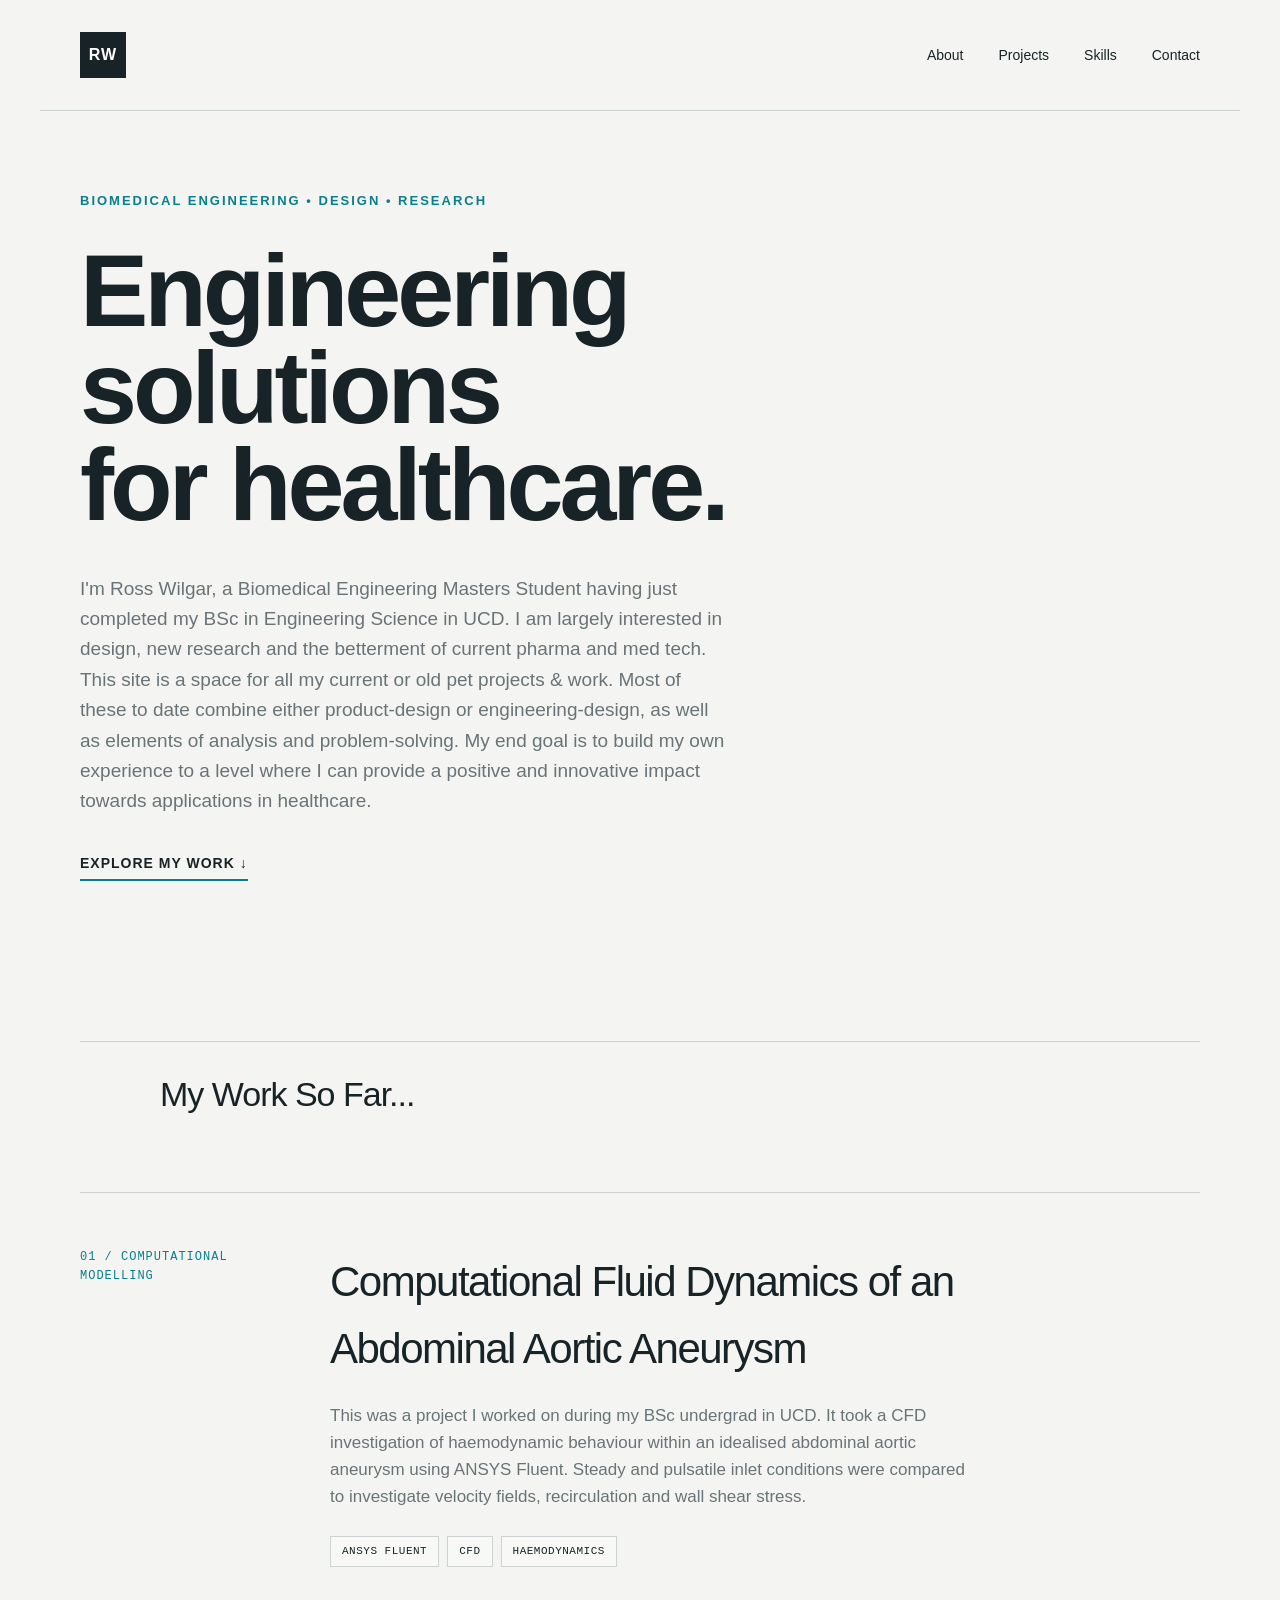
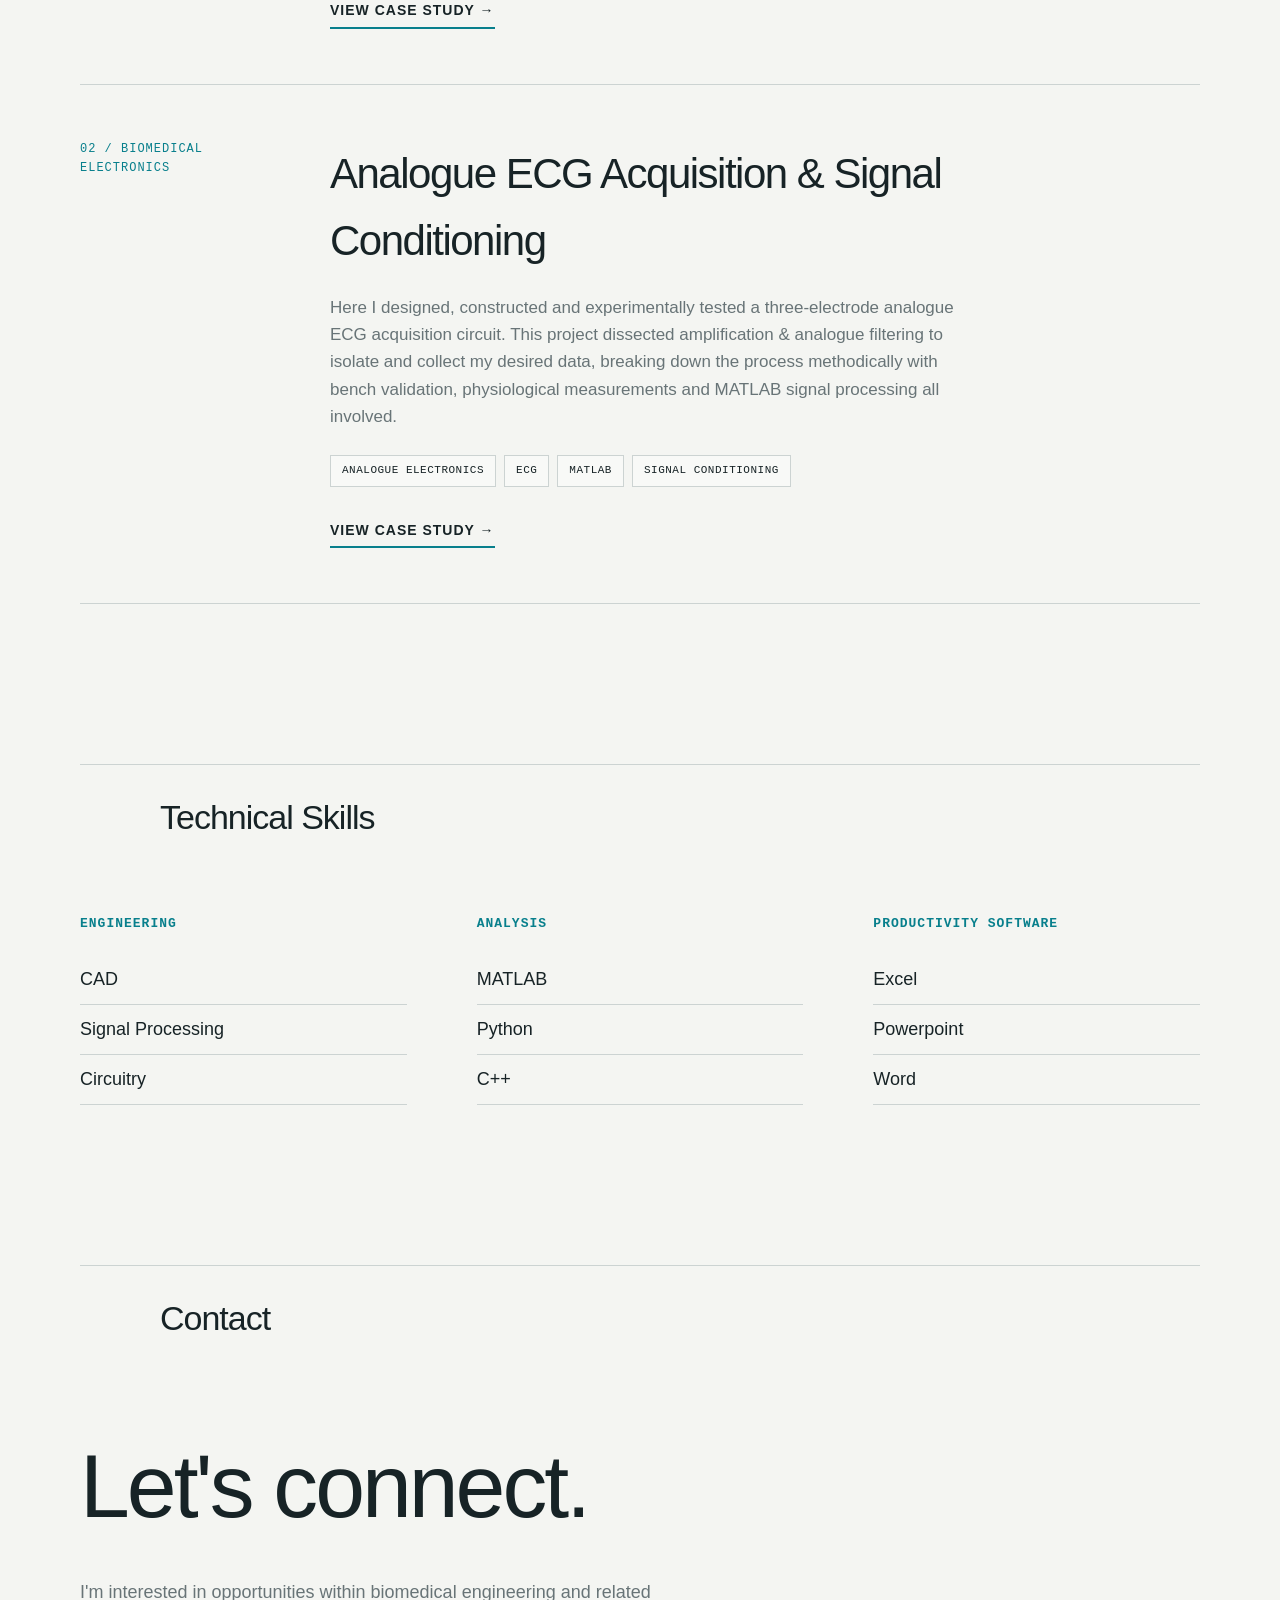
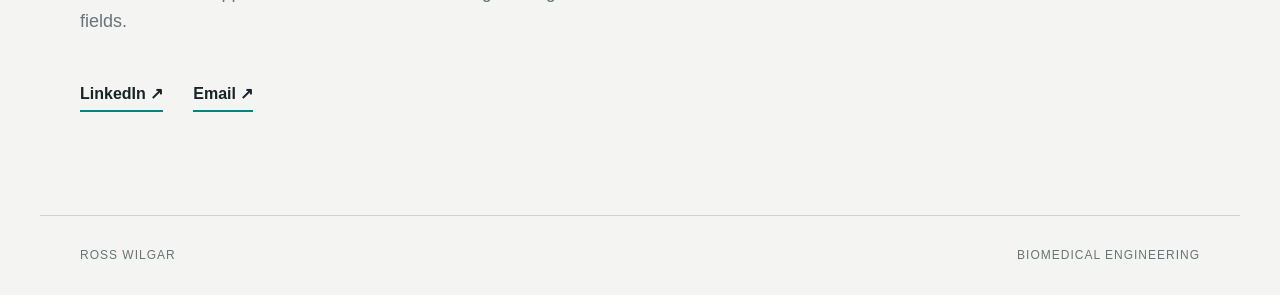
<file: index.html>
<!DOCTYPE html>
<html lang="en">

<head>
    <meta charset="UTF-8">
    <meta name="viewport" content="width=device-width, initial-scale=1.0">

    <title>Ross Wilgar | Biomedical Engineering</title>

    <link rel="stylesheet" href="style.css">
</head>

<body>

<header>
    <a class="logo" href="#">RW</a>

    <nav>
        <a href="#about">About</a>
        <a href="#projects">Projects</a>
        <a href="#skills">Skills</a>
        <a href="#contact">Contact</a>
    </nav>
</header>


<main>

    <!-- INTRODUCTION -->

    <section class="hero" id="about">

        <p class="eyebrow">
            Biomedical Engineering • Design • Research
        </p>

        <h1>
            Engineering solutions<br>
            for healthcare.
        </h1>

        <p class="hero-description">
            I'm Ross Wilgar, a Biomedical Engineering Masters Student having just completed my BSc in Engineering Science in UCD. I am largely
            interested in design, new research and the betterment of current pharma and med tech. 
            This site is a space for all my current or old pet projects & work. Most of these to date combine either product-design or engineering-design, as well as elements of
            analysis and problem-solving. My end goal is to build my own experience to a level where I can provide a positive and innovative impact towards 
            applications in healthcare.
        </p>

        <a class="text-link" href="#projects">
            Explore my work ↓
        </a>

    </section>


    <!-- PROJECTS -->

    <section id="projects">

        <div class="section-heading">
            <p></p>
            <h2>My Work So Far...</h2>
        </div>


        <article class="project">

            <div class="project-number">
                01 / COMPUTATIONAL MODELLING
            </div>

            <div class="project-content">

                <h3>Computational Fluid Dynamics of an
            Abdominal Aortic Aneurysm</h3>

                <p>
                    This was a project I worked on during my BSc undergrad in UCD. It took a CFD investigation of haemodynamic behaviour within an
            idealised abdominal aortic aneurysm using ANSYS Fluent.
            Steady and pulsatile inlet conditions were compared to
            investigate velocity fields, recirculation and wall shear stress.
                </p>

                <div class="tags">
                    <span>ANSYS Fluent</span>
            <span>CFD</span>
            <span>Haemodynamics</span>
                </div>

                <a href="projects/aaa-cfd.html" class="text-link">
                    View case study →
                </a>

            </div>

        </article>


        
<article class="project">

    <div class="project-number">
        02 / BIOMEDICAL ELECTRONICS
    </div>

    <div class="project-content">

        <h3>Analogue ECG Acquisition &amp; Signal Conditioning</h3>

        <p>
            Here I designed, constructed and experimentally tested a
            three-electrode analogue ECG acquisition circuit. 
            This project dissected amplification & analogue
            filtering to isolate and collect my desired data, 
            breaking down the process methodically with bench validation, physiological
            measurements and MATLAB signal processing all involved. 
        </p>

        <div class="tags">
            <span>ANALOGUE ELECTRONICS</span>
            <span>ECG</span>
            <span>MATLAB</span>
            <span>SIGNAL CONDITIONING</span>
        </div>

        <a href="projects/ecg-circuit.html" class="text-link">
            VIEW CASE STUDY →
        </a>

    </div>

</article>


    </section>


    <!-- SKILLS -->

    <section id="skills">

        <div class="section-heading">
            <p></p>
            <h2>Technical Skills</h2>
        </div>

        <div class="skills-grid">

            <div>
                <h3>Engineering</h3>
                <p>CAD</p>
                <p>Signal Processing</p>
                <p>Circuitry</p>
            </div>

            <div>
                <h3>Analysis</h3>
                <p>MATLAB</p>
                <p>Python</p>
                <p>C++</p>
            </div>

                        <div>
                <h3>Productivity Software</h3>
                <p>Excel</p>
                <p>Powerpoint</p>
                <p>Word</p>
            </div>
           

        </div>

    </section>


    <!-- CONTACT -->

    <section id="contact">

        <div class="section-heading">
            <p></p>
            <h2>Contact</h2>
        </div>

        <h2 class="contact-heading">
            Let's connect.
        </h2>

        <p>
            I'm interested in opportunities within biomedical engineering
            and related fields.
        </p>

        <div class="contact-links">
            <a href="#">LinkedIn ↗</a>
            <a href="#">Email ↗</a>
        </div>

    </section>

</main>


<footer>
    <p>Ross Wilgar</p>
    <p>Biomedical Engineering</p>
</footer>

</body>
</html>
</file>
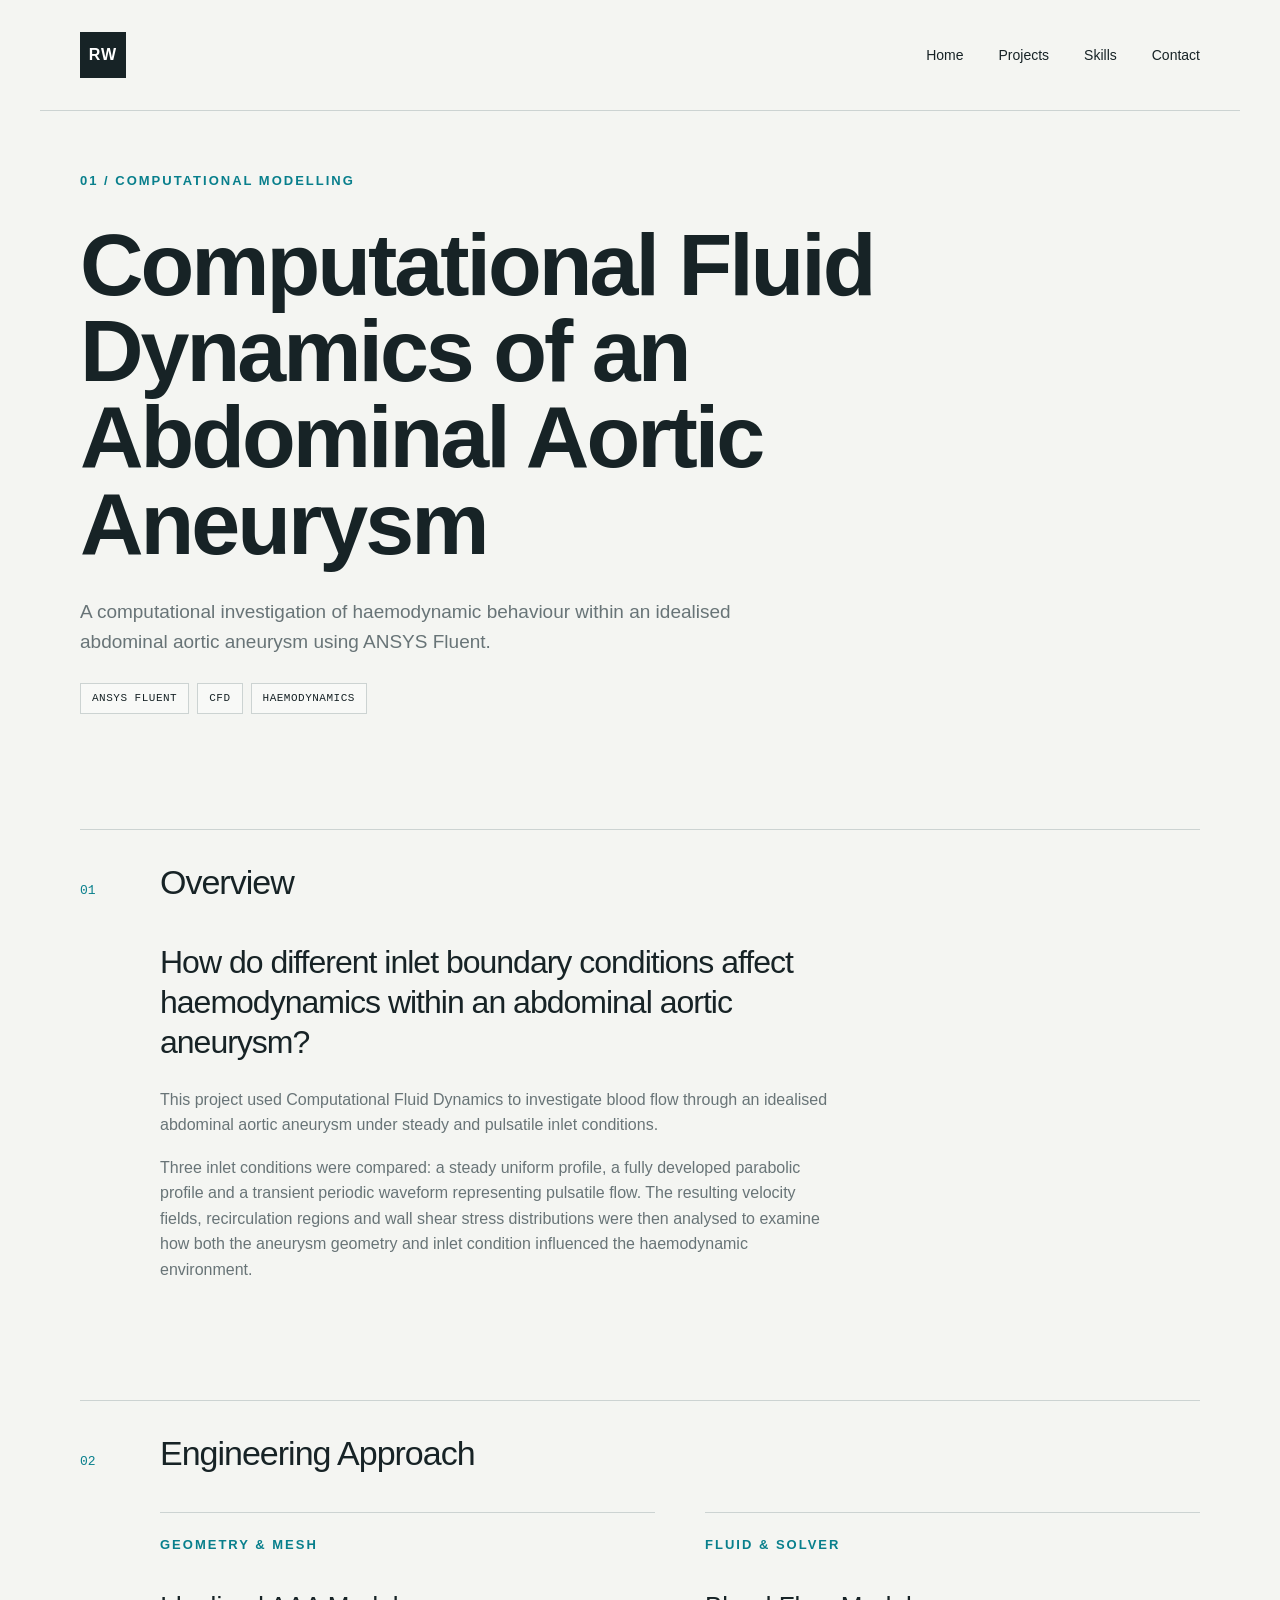
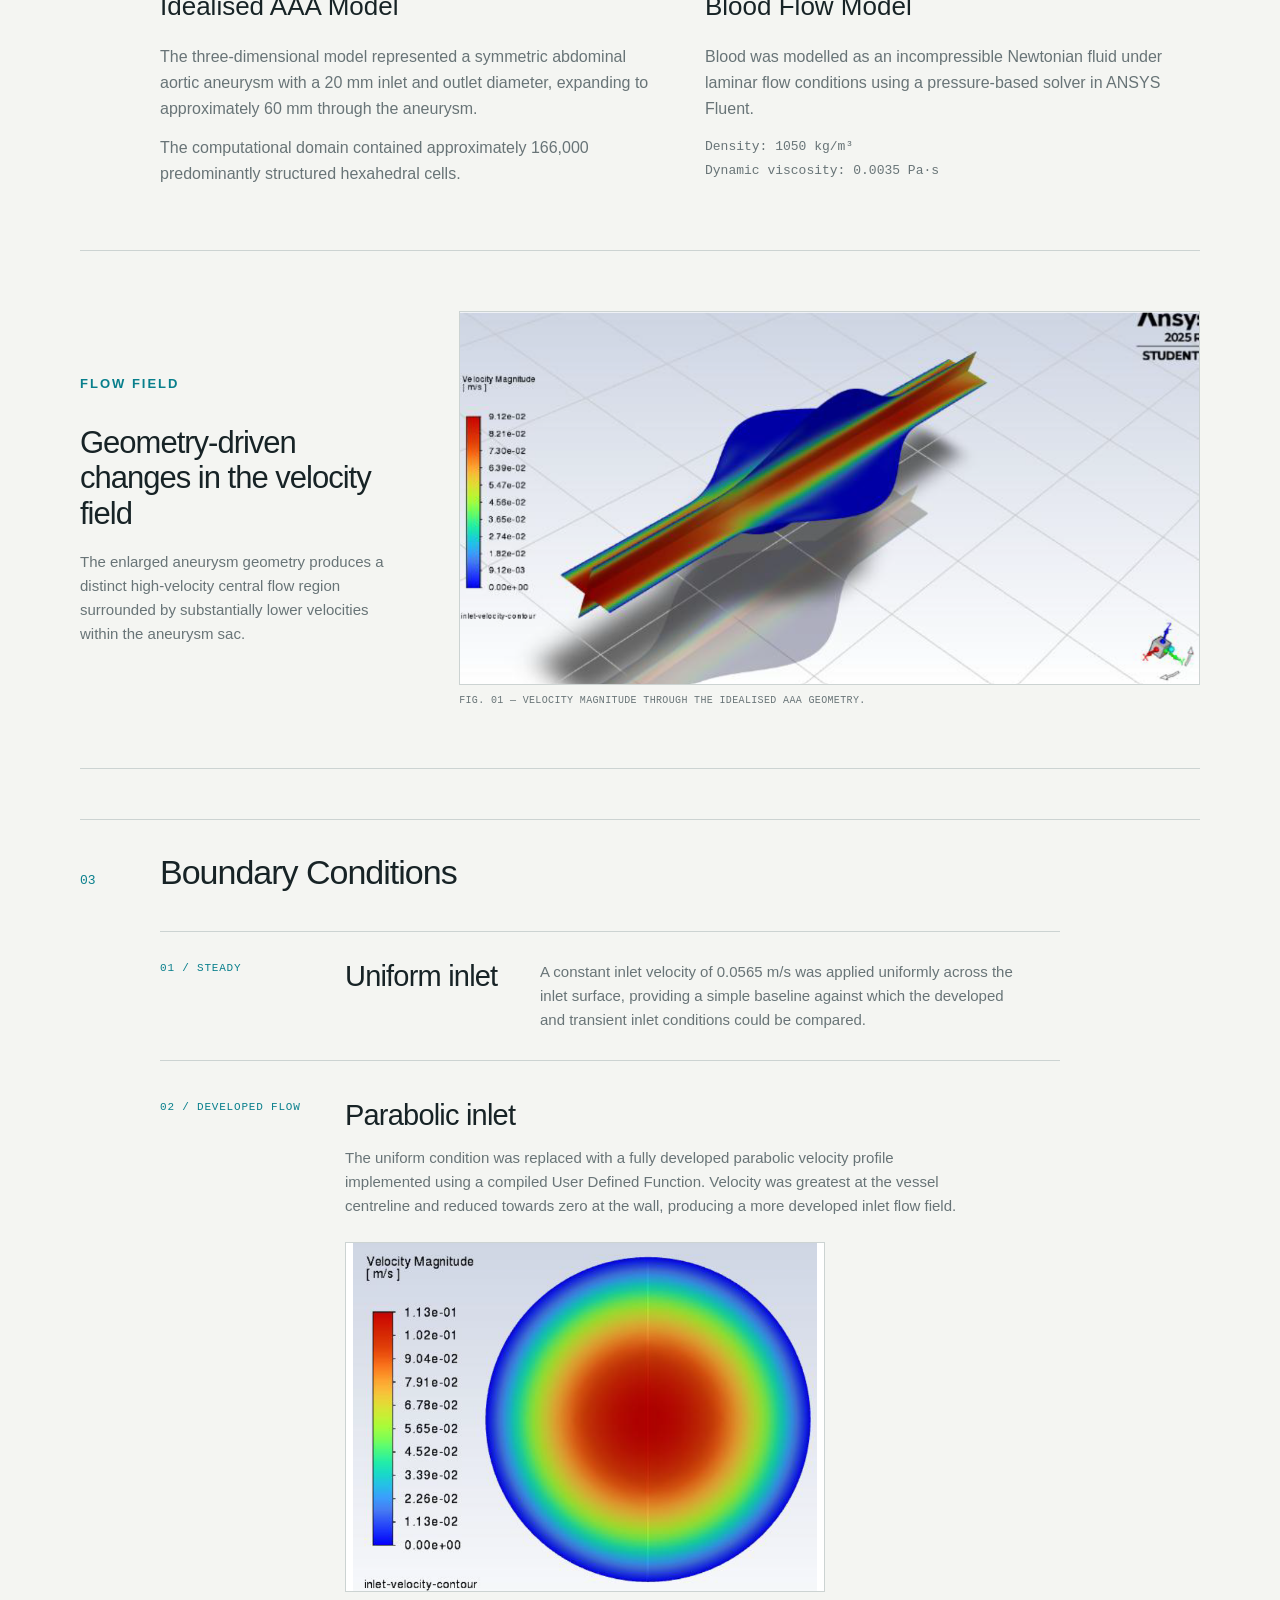
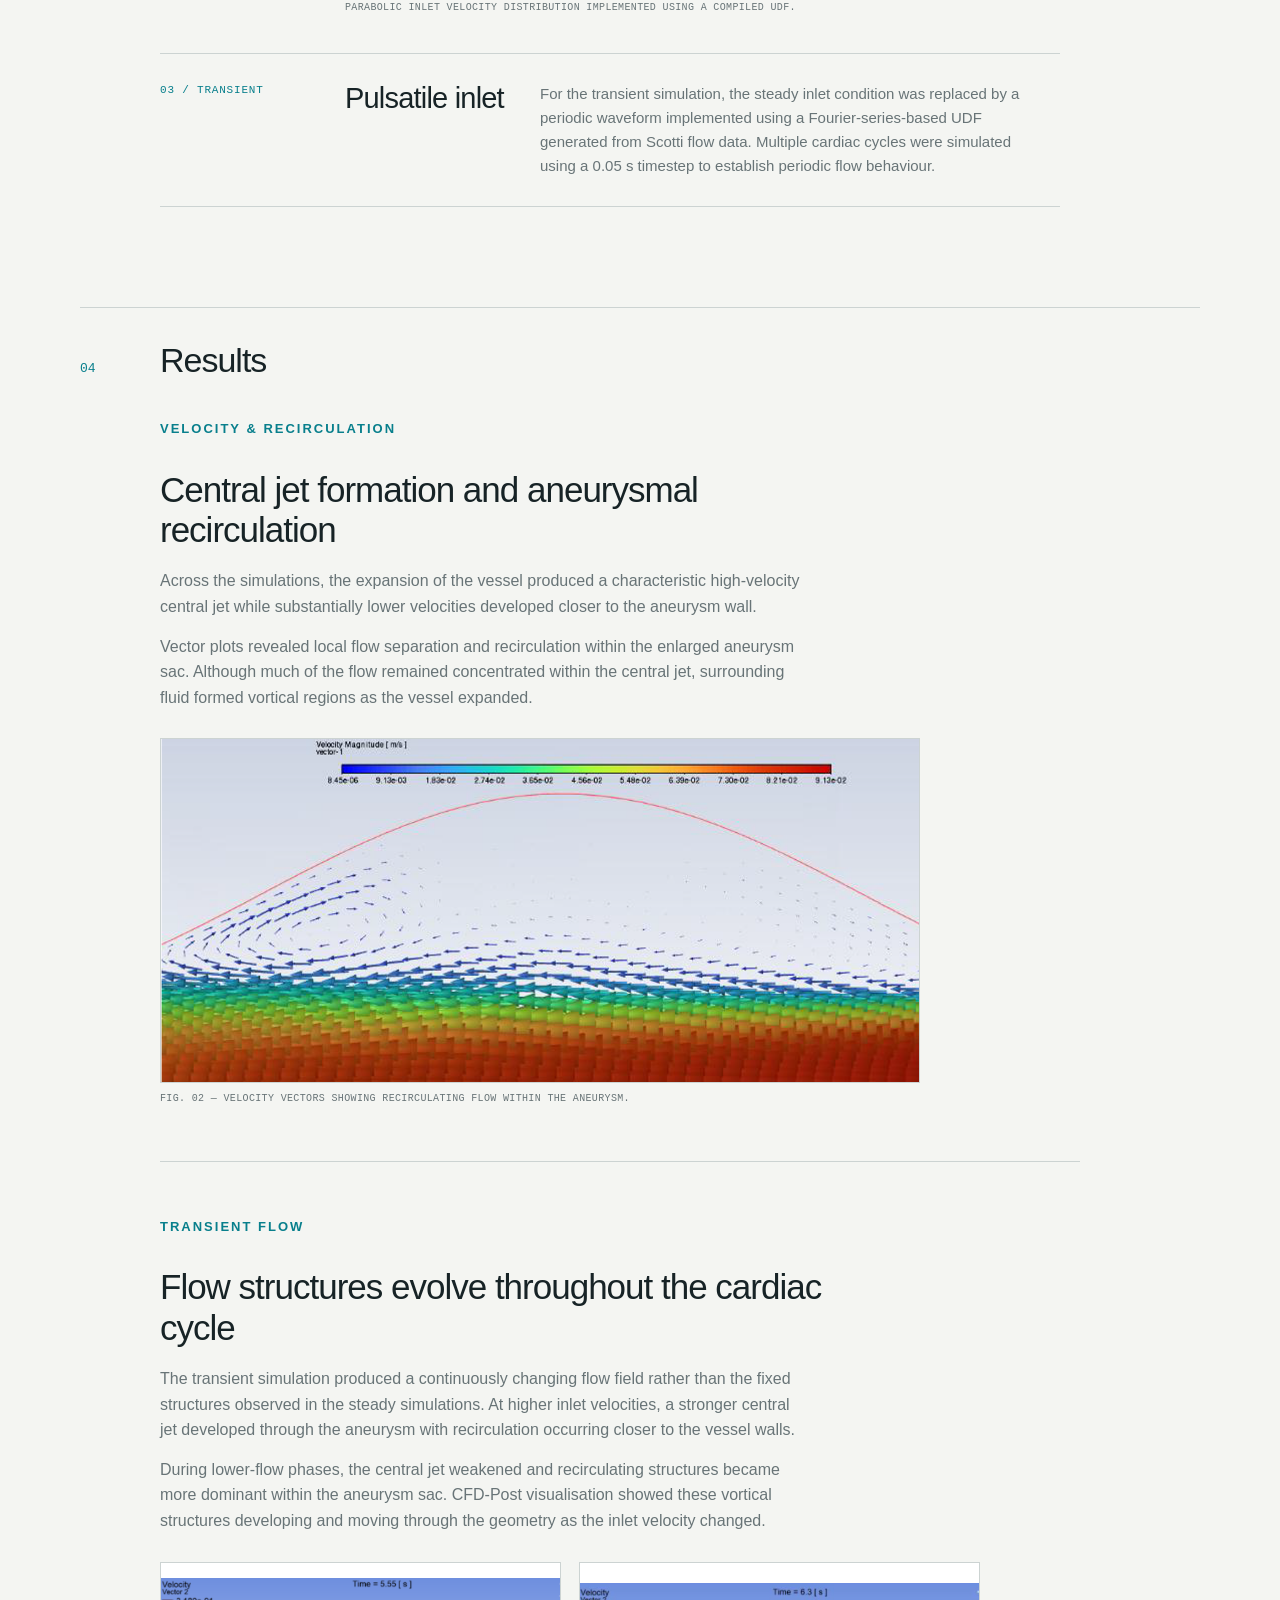
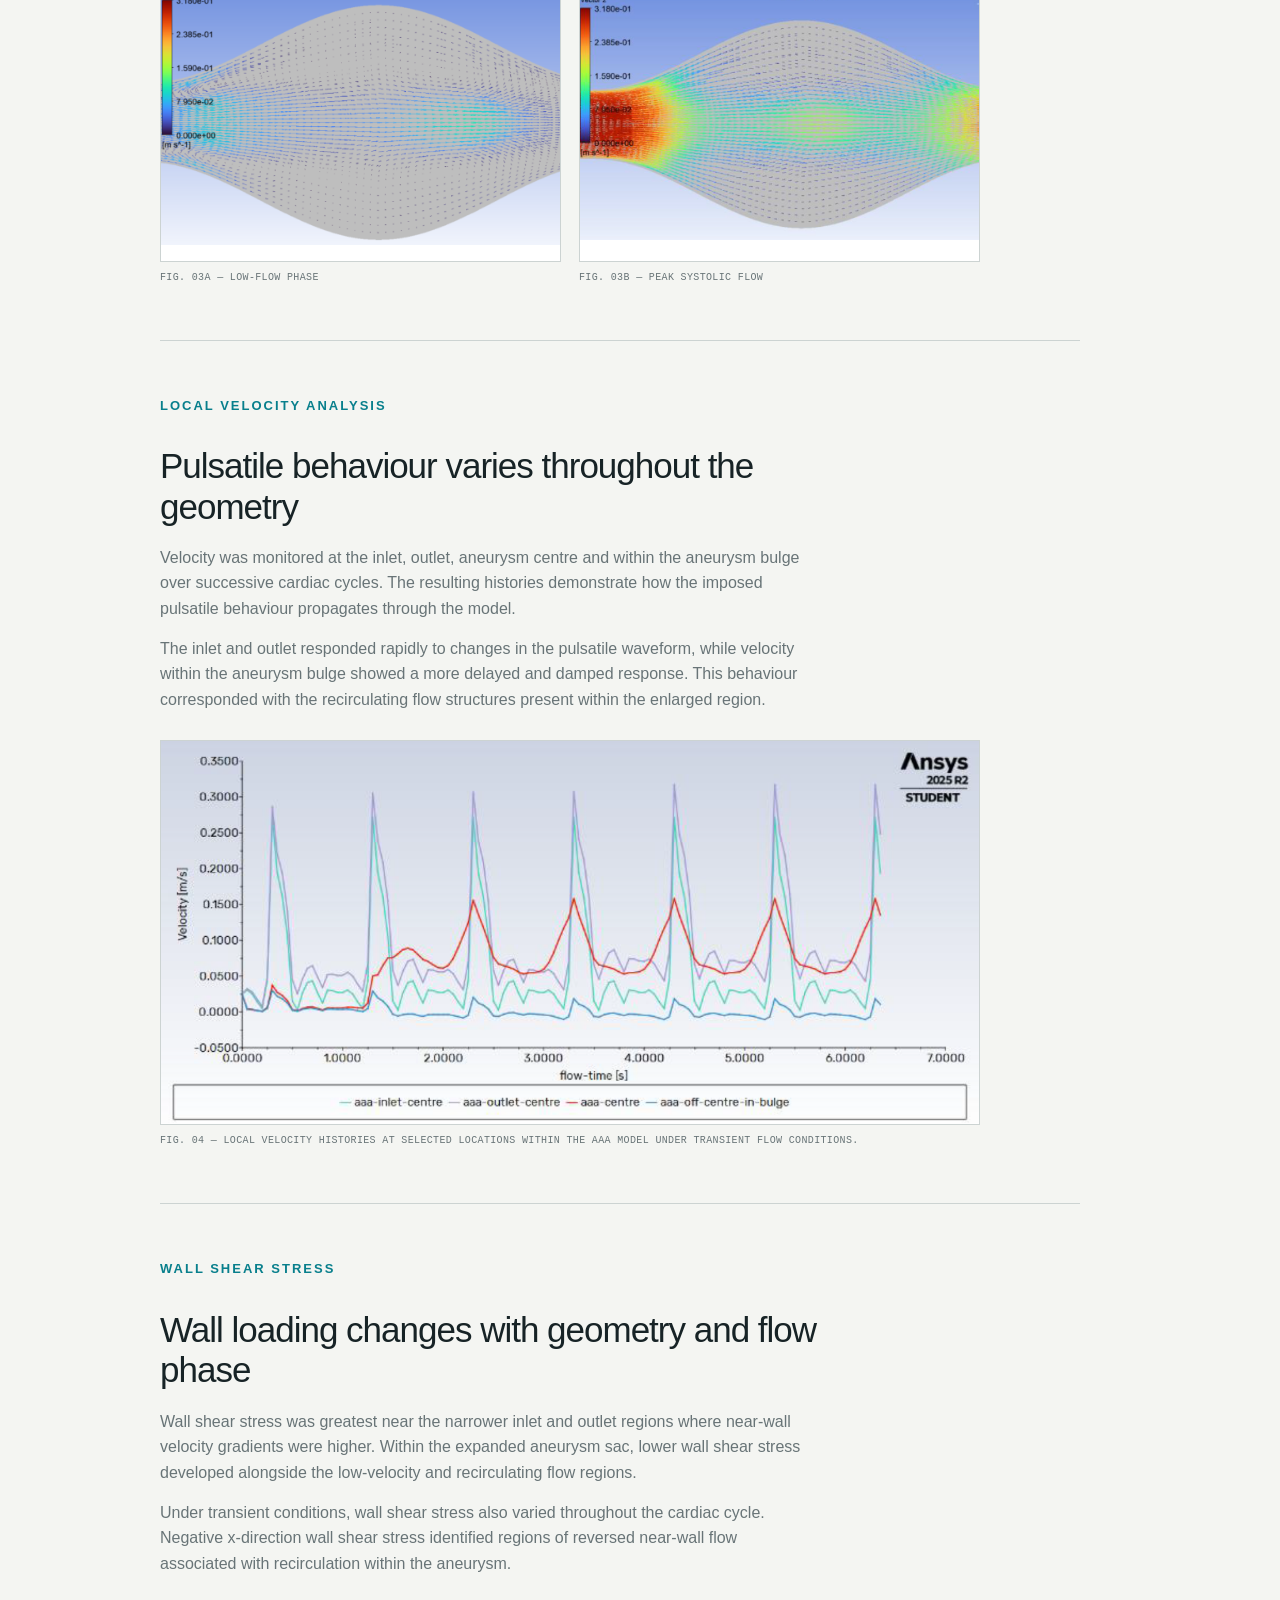
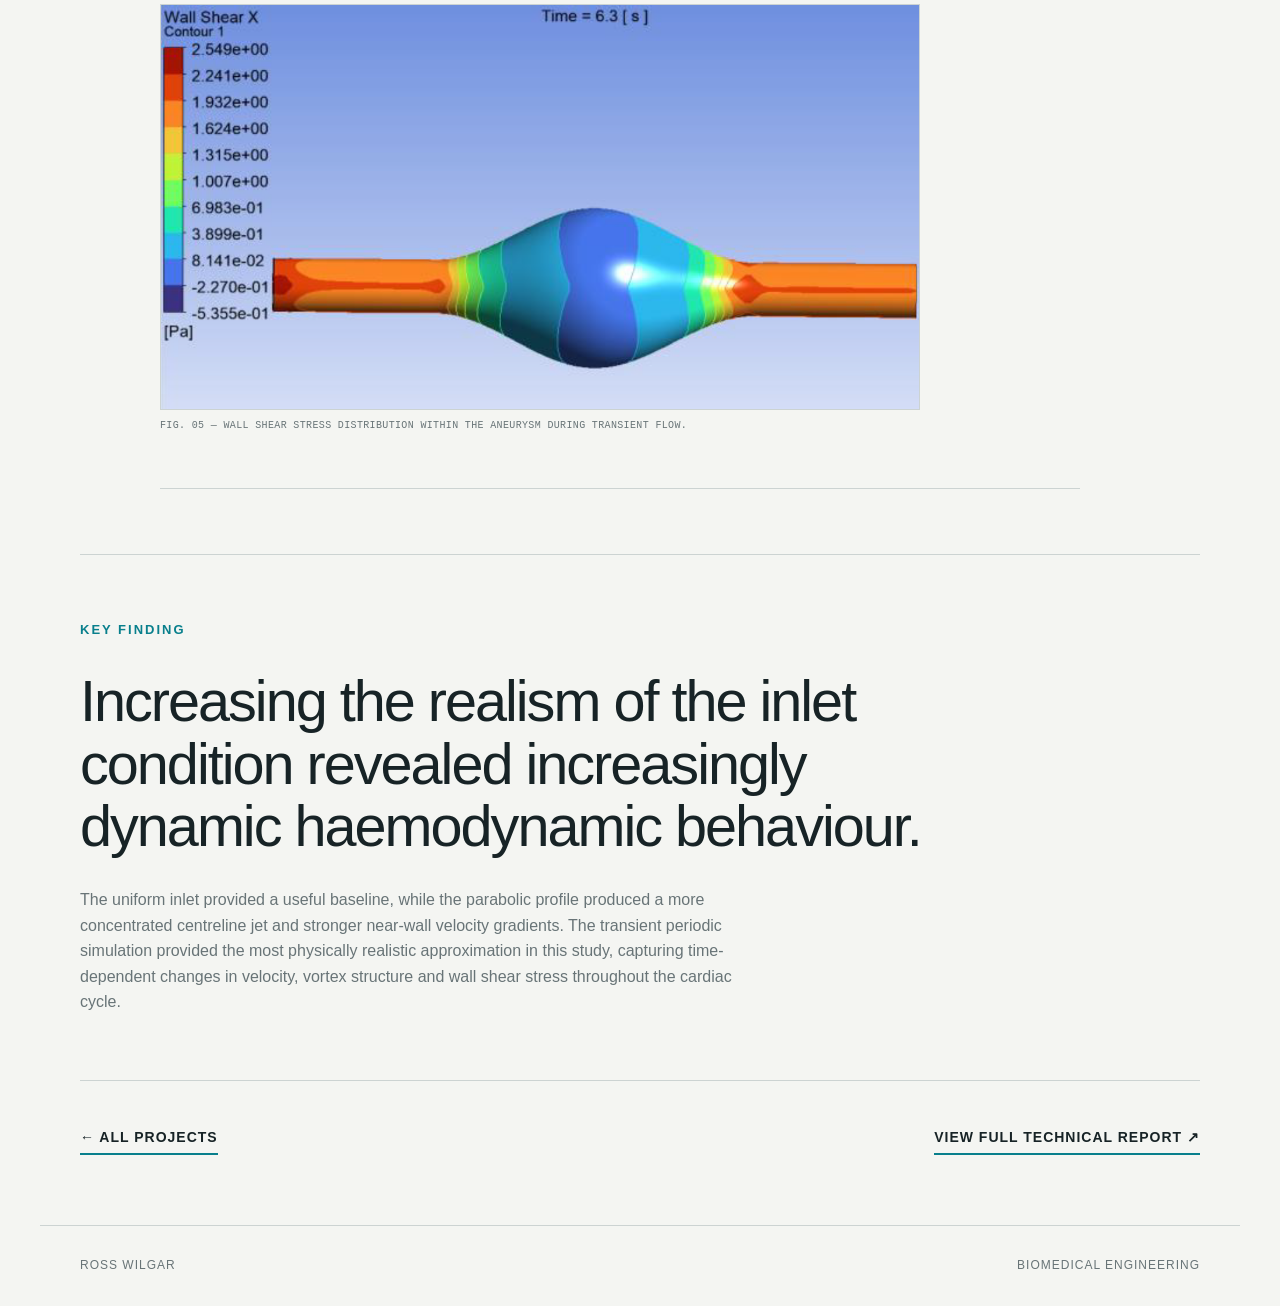
<file: projects/aaa-cfd.html>
<!DOCTYPE html>
<html lang="en">

<head>
    <meta charset="UTF-8">
    <meta name="viewport" content="width=device-width, initial-scale=1.0">

    <title>AAA Computational Fluid Dynamics | Ross Wilgar</title>

    <link rel="stylesheet" href="../style.css">
</head>

<body>

<header>
    <a class="logo" href="../index.html">RW</a>

    <nav>
        <a href="../index.html">Home</a>
        <a href="../index.html#projects">Projects</a>
        <a href="../index.html#skills">Skills</a>
        <a href="../index.html#contact">Contact</a>
    </nav>
</header>


<main>

    <!-- =====================================
         PROJECT INTRODUCTION
         ===================================== -->

    <section class="case-hero">

        <p class="eyebrow">
            01 / Computational Modelling
        </p>

        <h1>
            Computational Fluid Dynamics of an
            Abdominal Aortic Aneurysm
        </h1>

        <p class="case-intro">
            A computational investigation of haemodynamic behaviour
            within an idealised abdominal aortic aneurysm using
            ANSYS Fluent.
        </p>

        <div class="tags">
            <span>ANSYS Fluent</span>
            <span>CFD</span>
            <span>Haemodynamics</span>
        </div>

    </section>


    <!-- =====================================
         OVERVIEW
         ===================================== -->

    <section class="case-section">

        <div class="section-heading">
            <p>01</p>
            <h2>Overview</h2>
        </div>

        <div class="case-text">

            <h3>
                How do different inlet boundary conditions affect
                haemodynamics within an abdominal aortic aneurysm?
            </h3>

            <p>
                This project used Computational Fluid Dynamics to investigate
                blood flow through an idealised abdominal aortic aneurysm
                under steady and pulsatile inlet conditions.
            </p>

            <p>
                Three inlet conditions were compared: a steady uniform
                profile, a fully developed parabolic profile and a transient
                periodic waveform representing pulsatile flow. The resulting
                velocity fields, recirculation regions and wall shear stress
                distributions were then analysed to examine how both the
                aneurysm geometry and inlet condition influenced the
                haemodynamic environment.
            </p>

        </div>

    </section>


    <!-- =====================================
         ENGINEERING APPROACH
         ===================================== -->

    <section class="case-section">

        <div class="section-heading">
            <p>02</p>
            <h2>Engineering Approach</h2>
        </div>

        <div class="case-grid">

            <div>

                <p class="eyebrow">
                    Geometry & Mesh
                </p>

                <h3>
                    Idealised AAA Model
                </h3>

                <p>
                    The three-dimensional model represented a symmetric
                    abdominal aortic aneurysm with a 20 mm inlet and outlet
                    diameter, expanding to approximately 60 mm through the
                    aneurysm.
                </p>

                <p>
                    The computational domain contained approximately
                    166,000 predominantly structured hexahedral cells.
                </p>

            </div>


            <div>

                <p class="eyebrow">
                    Fluid & Solver
                </p>

                <h3>
                    Blood Flow Model
                </h3>

                <p>
                    Blood was modelled as an incompressible Newtonian fluid
                    under laminar flow conditions using a pressure-based
                    solver in ANSYS Fluent.
                </p>

                <p class="technical-values">
                    Density: 1050 kg/m³<br>
                    Dynamic viscosity: 0.0035 Pa·s
                </p>

            </div>

        </div>

    </section>


    <!-- =====================================
         KEY VISUAL
         ===================================== -->

    <section class="case-visual">

        <div class="visual-intro">

            <p class="eyebrow">
                Flow Field
            </p>

            <h2>
                Geometry-driven changes in the velocity field
            </h2>

            <p>
                The enlarged aneurysm geometry produces a distinct
                high-velocity central flow region surrounded by substantially
                lower velocities within the aneurysm sac.
            </p>

        </div>

        <figure class="feature-figure">

            <img
                src="../images/aaa-cfd/aaa-velocity.png"
                alt="ANSYS Fluent velocity contour through an idealised abdominal aortic aneurysm">

            <figcaption>
                FIG. 01 — Velocity magnitude through the idealised AAA geometry.
            </figcaption>

        </figure>

    </section>


    <!-- =====================================
         BOUNDARY CONDITIONS
         ===================================== -->

    <section class="case-section">

        <div class="section-heading">
            <p>03</p>
            <h2>Boundary Conditions</h2>
        </div>


        <!-- UNIFORM -->

        <article class="boundary-row boundary-row-compact">

            <div class="boundary-label">
                <p>01 / STEADY</p>
            </div>

            <div class="boundary-content">

                <h3>
                    Uniform inlet
                </h3>

                <p>
                    A constant inlet velocity of 0.0565 m/s was applied
                    uniformly across the inlet surface, providing a simple
                    baseline against which the developed and transient
                    inlet conditions could be compared.
                </p>

            </div>

        </article>


        <!-- PARABOLIC -->

        <article class="boundary-row">

            <div class="boundary-label">
                <p>02 / DEVELOPED FLOW</p>
            </div>

            <div class="boundary-content">

                <h3>
                    Parabolic inlet
                </h3>

                <p>
                    The uniform condition was replaced with a fully developed
                    parabolic velocity profile implemented using a compiled
                    User Defined Function. Velocity was greatest at the
                    vessel centreline and reduced towards zero at the wall,
                    producing a more developed inlet flow field.
                </p>

                <figure class="boundary-image">

                    <img
                        src="../images/aaa-cfd/parabolic-inlet.png"
                        alt="Parabolic velocity distribution across the inlet">

                    <figcaption>
                        Parabolic inlet velocity distribution implemented
                        using a compiled UDF.
                    </figcaption>

                </figure>

            </div>

        </article>


        <!-- PULSATILE -->

        <article class="boundary-row boundary-row-compact">

            <div class="boundary-label">
                <p>03 / TRANSIENT</p>
            </div>

            <div class="boundary-content">

                <h3>
                    Pulsatile inlet
                </h3>

                <p>
                    For the transient simulation, the steady inlet condition
                    was replaced by a periodic waveform implemented using a
                    Fourier-series-based UDF generated from Scotti flow data.
                    Multiple cardiac cycles were simulated using a 0.05 s
                    timestep to establish periodic flow behaviour.
                </p>

            </div>

        </article>

    </section>


    <!-- =====================================
         RESULTS
         ===================================== -->

    <section class="case-section results-section">

        <div class="section-heading">
            <p>04</p>
            <h2>Results</h2>
        </div>


        <!-- VELOCITY AND RECIRCULATION -->

        <article class="result">

            <div class="result-copy">

                <p class="eyebrow">
                    Velocity & Recirculation
                </p>

                <h3>
                    Central jet formation and aneurysmal recirculation
                </h3>

                <p>
                    Across the simulations, the expansion of the vessel
                    produced a characteristic high-velocity central jet while
                    substantially lower velocities developed closer to the
                    aneurysm wall.
                </p>

                <p>
                    Vector plots revealed local flow separation and
                    recirculation within the enlarged aneurysm sac. Although
                    much of the flow remained concentrated within the central
                    jet, surrounding fluid formed vortical regions as the
                    vessel expanded.
                </p>

            </div>

            <figure class="case-image">

                <img
                    src="../images/aaa-cfd/recirculation.png"
                    alt="Velocity vectors showing recirculation within the abdominal aortic aneurysm">

                <figcaption>
                    FIG. 02 — Velocity vectors showing recirculating flow
                    within the aneurysm.
                </figcaption>

            </figure>

        </article>


        <!-- TRANSIENT FLOW -->

        <article class="result">

            <div class="result-copy">

                <p class="eyebrow">
                    Transient Flow
                </p>

                <h3>
                    Flow structures evolve throughout the cardiac cycle
                </h3>

                <p>
                    The transient simulation produced a continuously changing
                    flow field rather than the fixed structures observed in
                    the steady simulations. At higher inlet velocities, a
                    stronger central jet developed through the aneurysm with
                    recirculation occurring closer to the vessel walls.
                </p>

                <p>
                    During lower-flow phases, the central jet weakened and
                    recirculating structures became more dominant within the
                    aneurysm sac. CFD-Post visualisation showed these vortical
                    structures developing and moving through the geometry as
                    the inlet velocity changed.
                </p>

            </div>


            <div class="image-comparison">

                <figure class="case-image">

                    <img
                        src="../images/aaa-cfd/transient-low.png"
                        alt="Velocity vectors during a low-flow phase of the transient simulation">

                    <figcaption>
                        FIG. 03A — Low-flow phase
                    </figcaption>

                </figure>


                <figure class="case-image">

                    <img
                        src="../images/aaa-cfd/transient-peak.png"
                        alt="Velocity vectors during peak systolic flow">

                    <figcaption>
                        FIG. 03B — Peak systolic flow
                    </figcaption>

                </figure>

            </div>

        </article>


        <!-- LOCAL VELOCITY -->

        <article class="result">

            <div class="result-copy">

                <p class="eyebrow">
                    Local Velocity Analysis
                </p>

                <h3>
                    Pulsatile behaviour varies throughout the geometry
                </h3>

                <p>
                    Velocity was monitored at the inlet, outlet, aneurysm
                    centre and within the aneurysm bulge over successive
                    cardiac cycles. The resulting histories demonstrate how
                    the imposed pulsatile behaviour propagates through the
                    model.
                </p>

                <p>
                    The inlet and outlet responded rapidly to changes in the
                    pulsatile waveform, while velocity within the aneurysm
                    bulge showed a more delayed and damped response. This
                    behaviour corresponded with the recirculating flow
                    structures present within the enlarged region.
                </p>

            </div>

            <figure class="case-image case-image-wide">

                <img
                    src="../images/aaa-cfd/transient-velocities-plot.png"
                    alt="Local velocity histories at selected locations within the AAA model">

                <figcaption>
                    FIG. 04 — Local velocity histories at selected locations
                    within the AAA model under transient flow conditions.
                </figcaption>

            </figure>

        </article>


        <!-- WALL SHEAR STRESS -->

        <article class="result">

            <div class="result-copy">

                <p class="eyebrow">
                    Wall Shear Stress
                </p>

                <h3>
                    Wall loading changes with geometry and flow phase
                </h3>

                <p>
                    Wall shear stress was greatest near the narrower inlet
                    and outlet regions where near-wall velocity gradients
                    were higher. Within the expanded aneurysm sac, lower
                    wall shear stress developed alongside the low-velocity
                    and recirculating flow regions.
                </p>

                <p>
                    Under transient conditions, wall shear stress also varied
                    throughout the cardiac cycle. Negative x-direction wall
                    shear stress identified regions of reversed near-wall
                    flow associated with recirculation within the aneurysm.
                </p>

            </div>

            <figure class="case-image">

                <img
                    src="../images/aaa-cfd/wall-shear-stress.png"
                    alt="Wall shear stress distribution within the abdominal aortic aneurysm">

                <figcaption>
                    FIG. 05 — Wall shear stress distribution within the
                    aneurysm during transient flow.
                </figcaption>

            </figure>

        </article>

    </section>


    <!-- =====================================
         KEY FINDING
         ===================================== -->

    <section class="case-section key-finding">

        <p class="eyebrow">
            Key Finding
        </p>

        <h2>
            Increasing the realism of the inlet condition revealed
            increasingly dynamic haemodynamic behaviour.
        </h2>

        <p>
            The uniform inlet provided a useful baseline, while the
            parabolic profile produced a more concentrated centreline jet
            and stronger near-wall velocity gradients. The transient
            periodic simulation provided the most physically realistic
            approximation in this study, capturing time-dependent changes
            in velocity, vortex structure and wall shear stress throughout
            the cardiac cycle.
        </p>

    </section>


    <!-- =====================================
         PROJECT LINKS
         ===================================== -->

    <section class="case-links">

        <a
            href="../index.html#projects"
            class="text-link">
            ← All Projects
        </a>

        <a
            href="../reports/aaa-cfd-report.pdf"
            target="_blank"
            rel="noopener noreferrer"
            class="text-link">
            View Full Technical Report ↗
        </a>

    </section>

</main>


<footer>
    <p>Ross Wilgar</p>
    <p>Biomedical Engineering</p>
</footer>

</body>

</html>
</body>

</html>
</file>
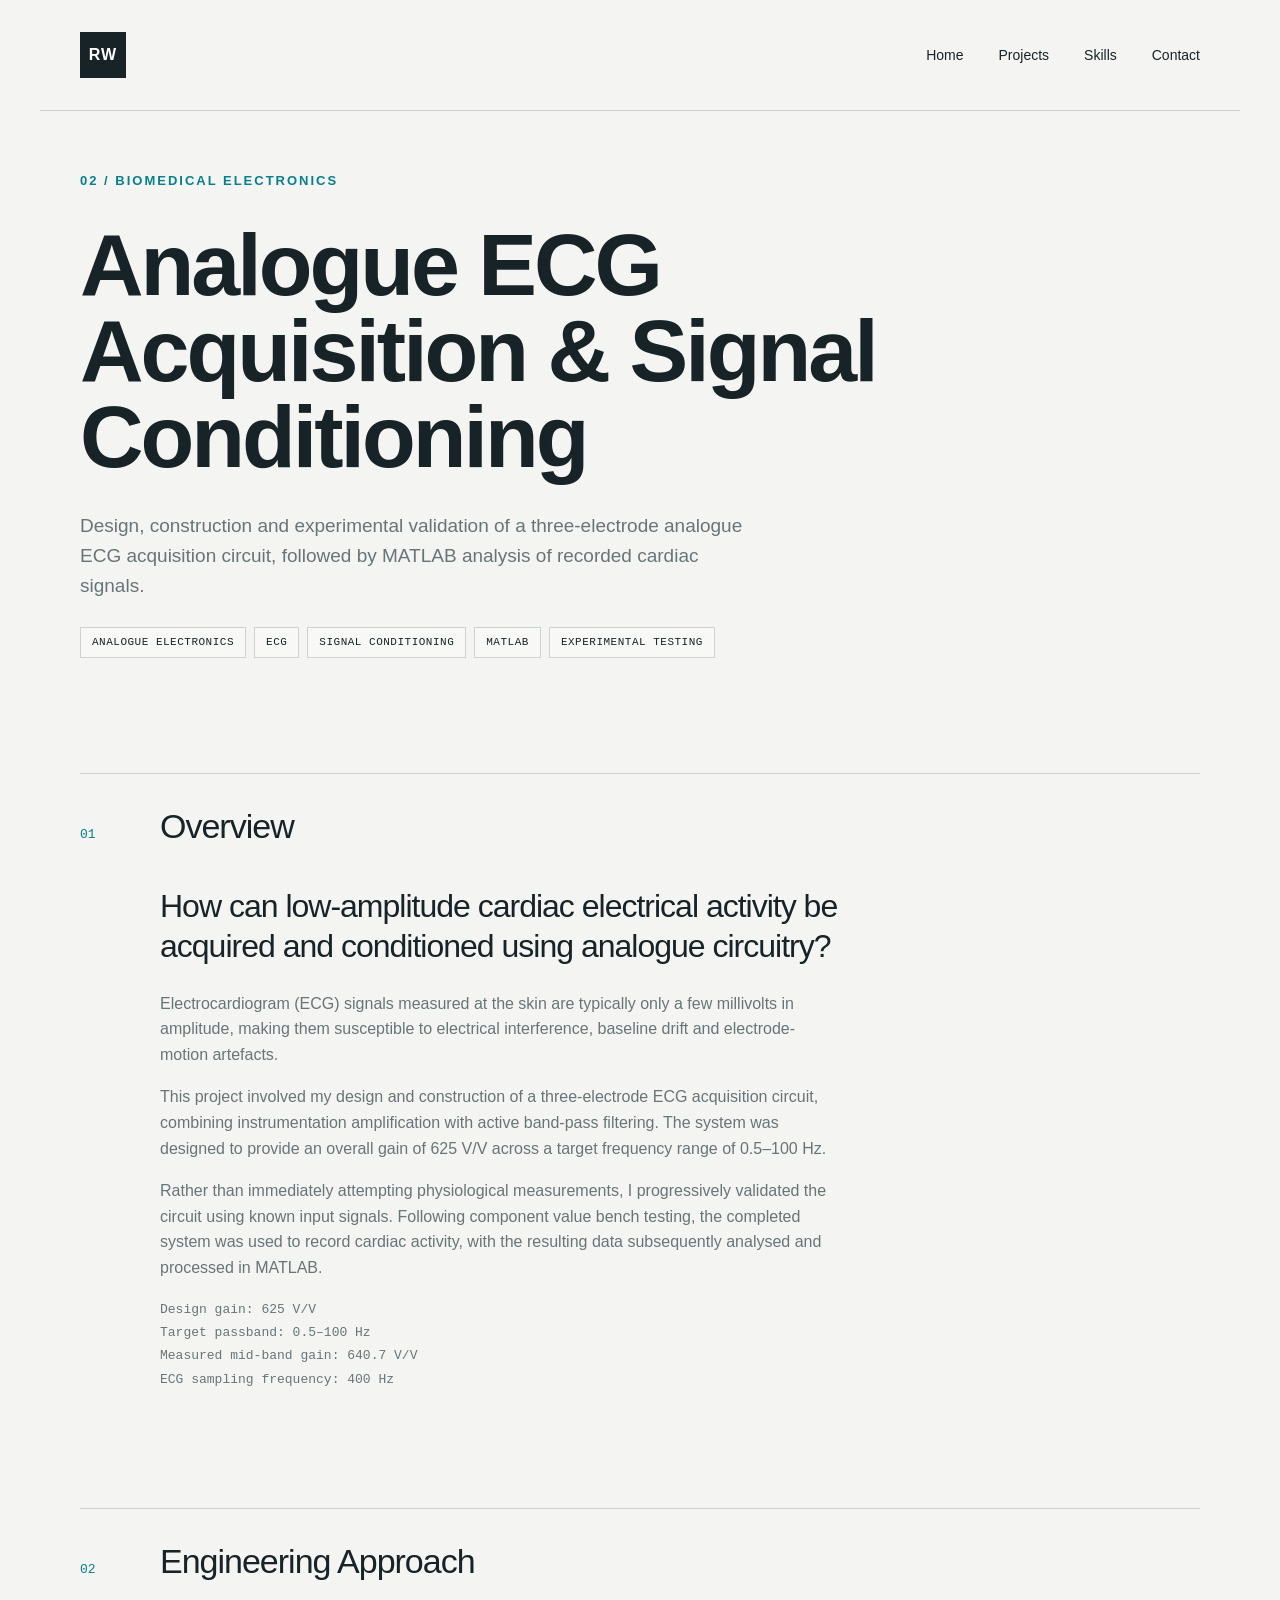
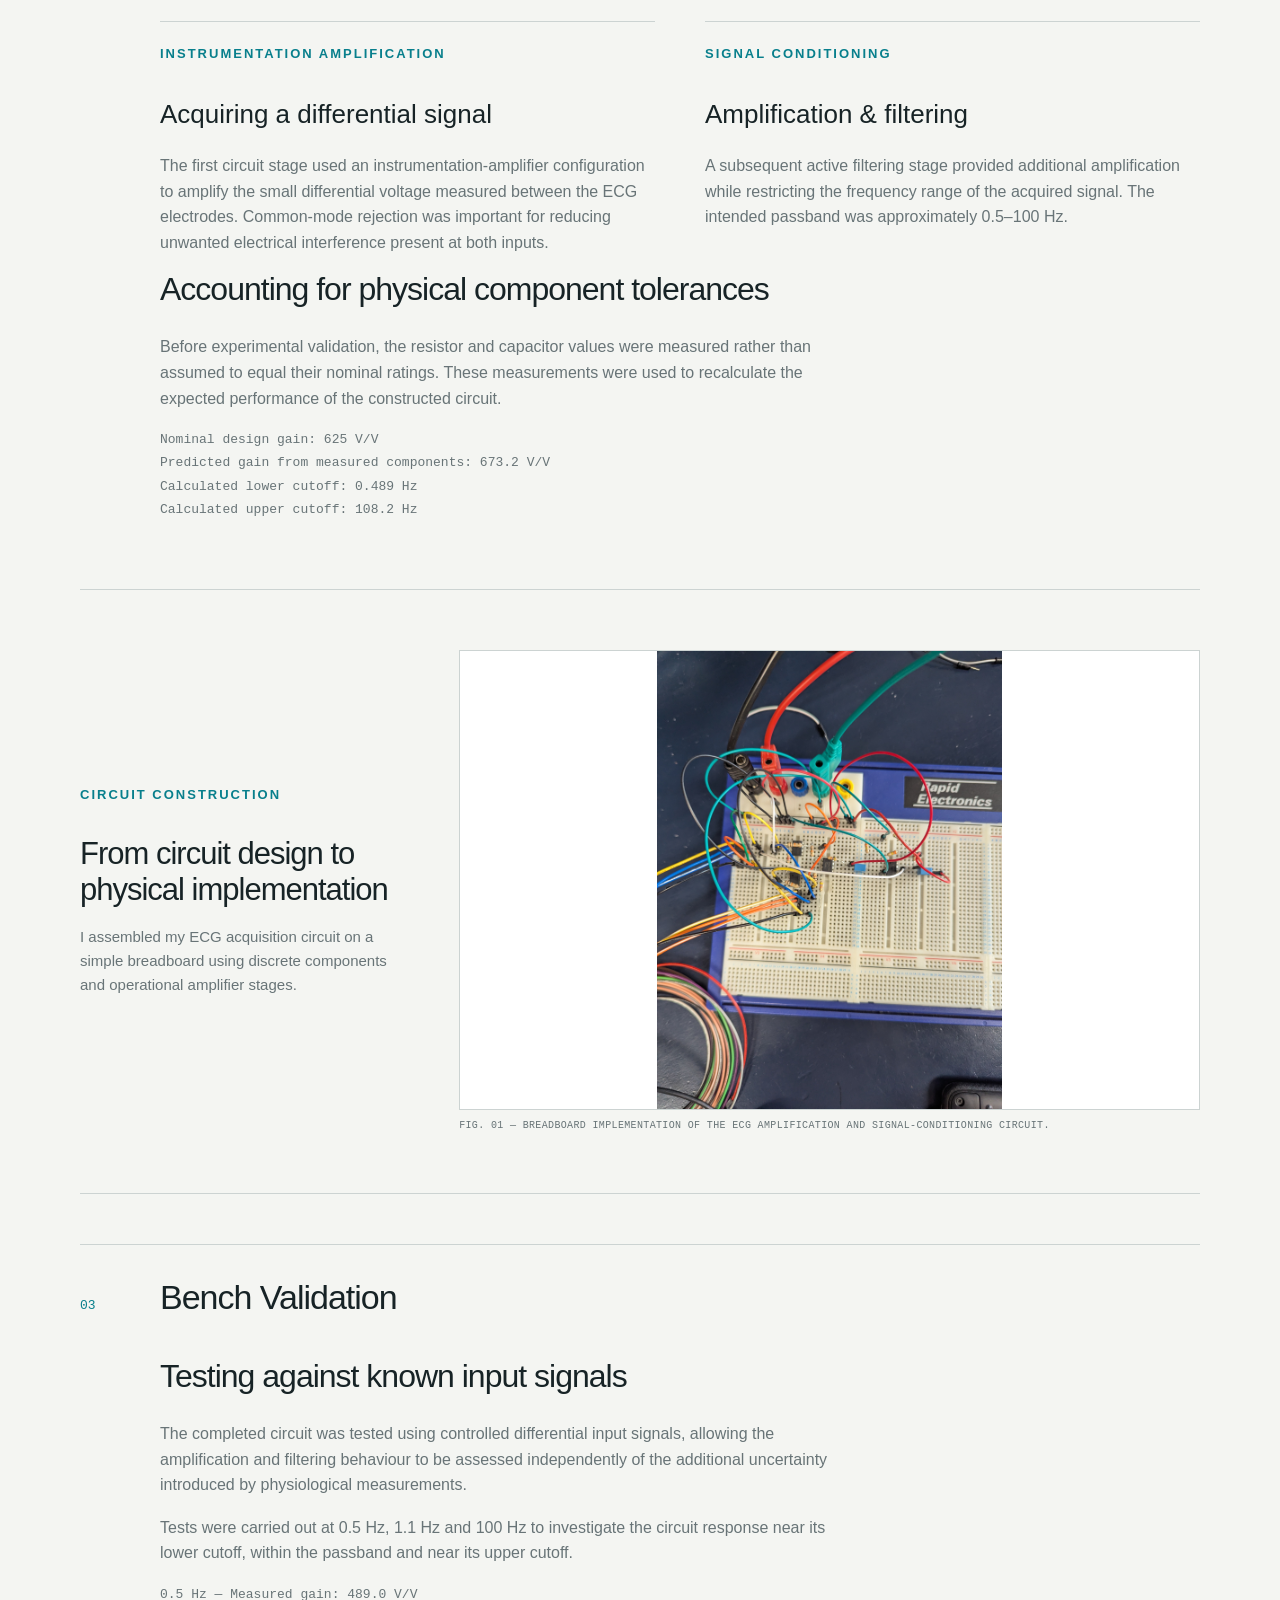
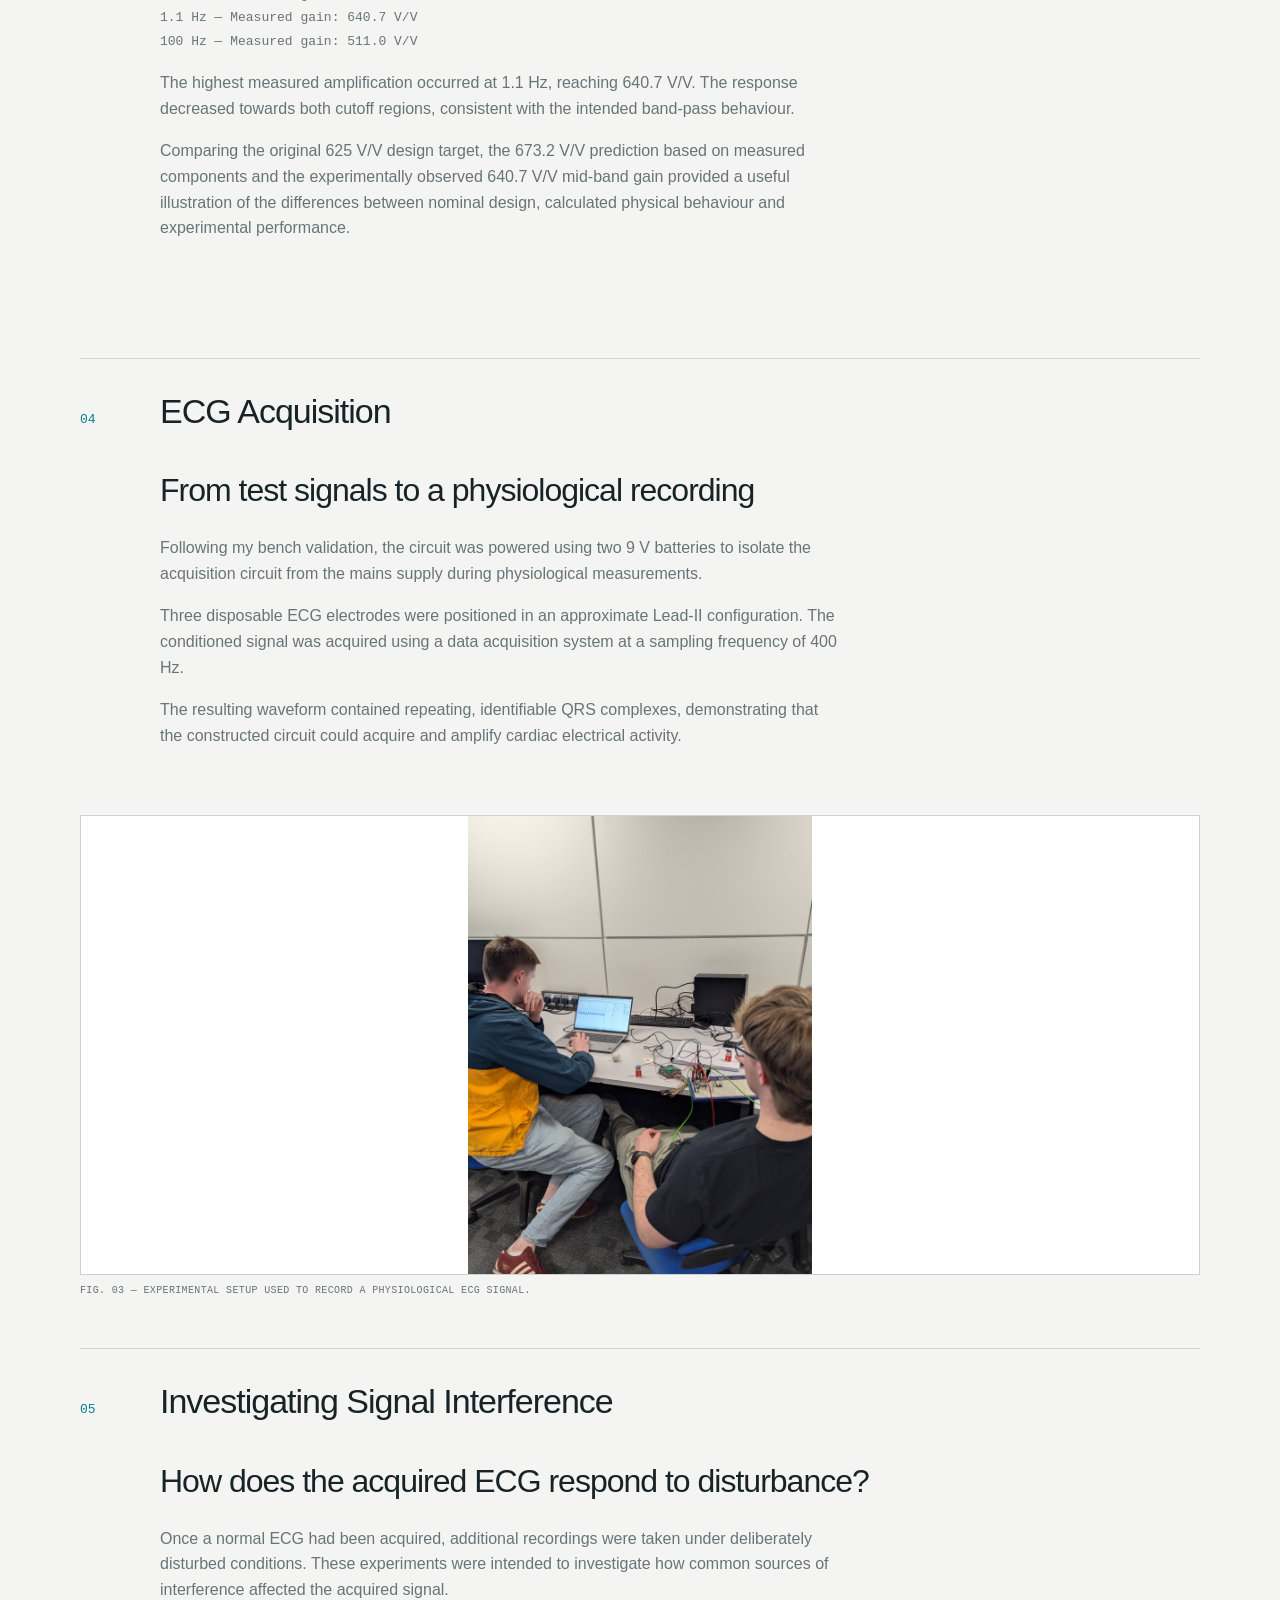
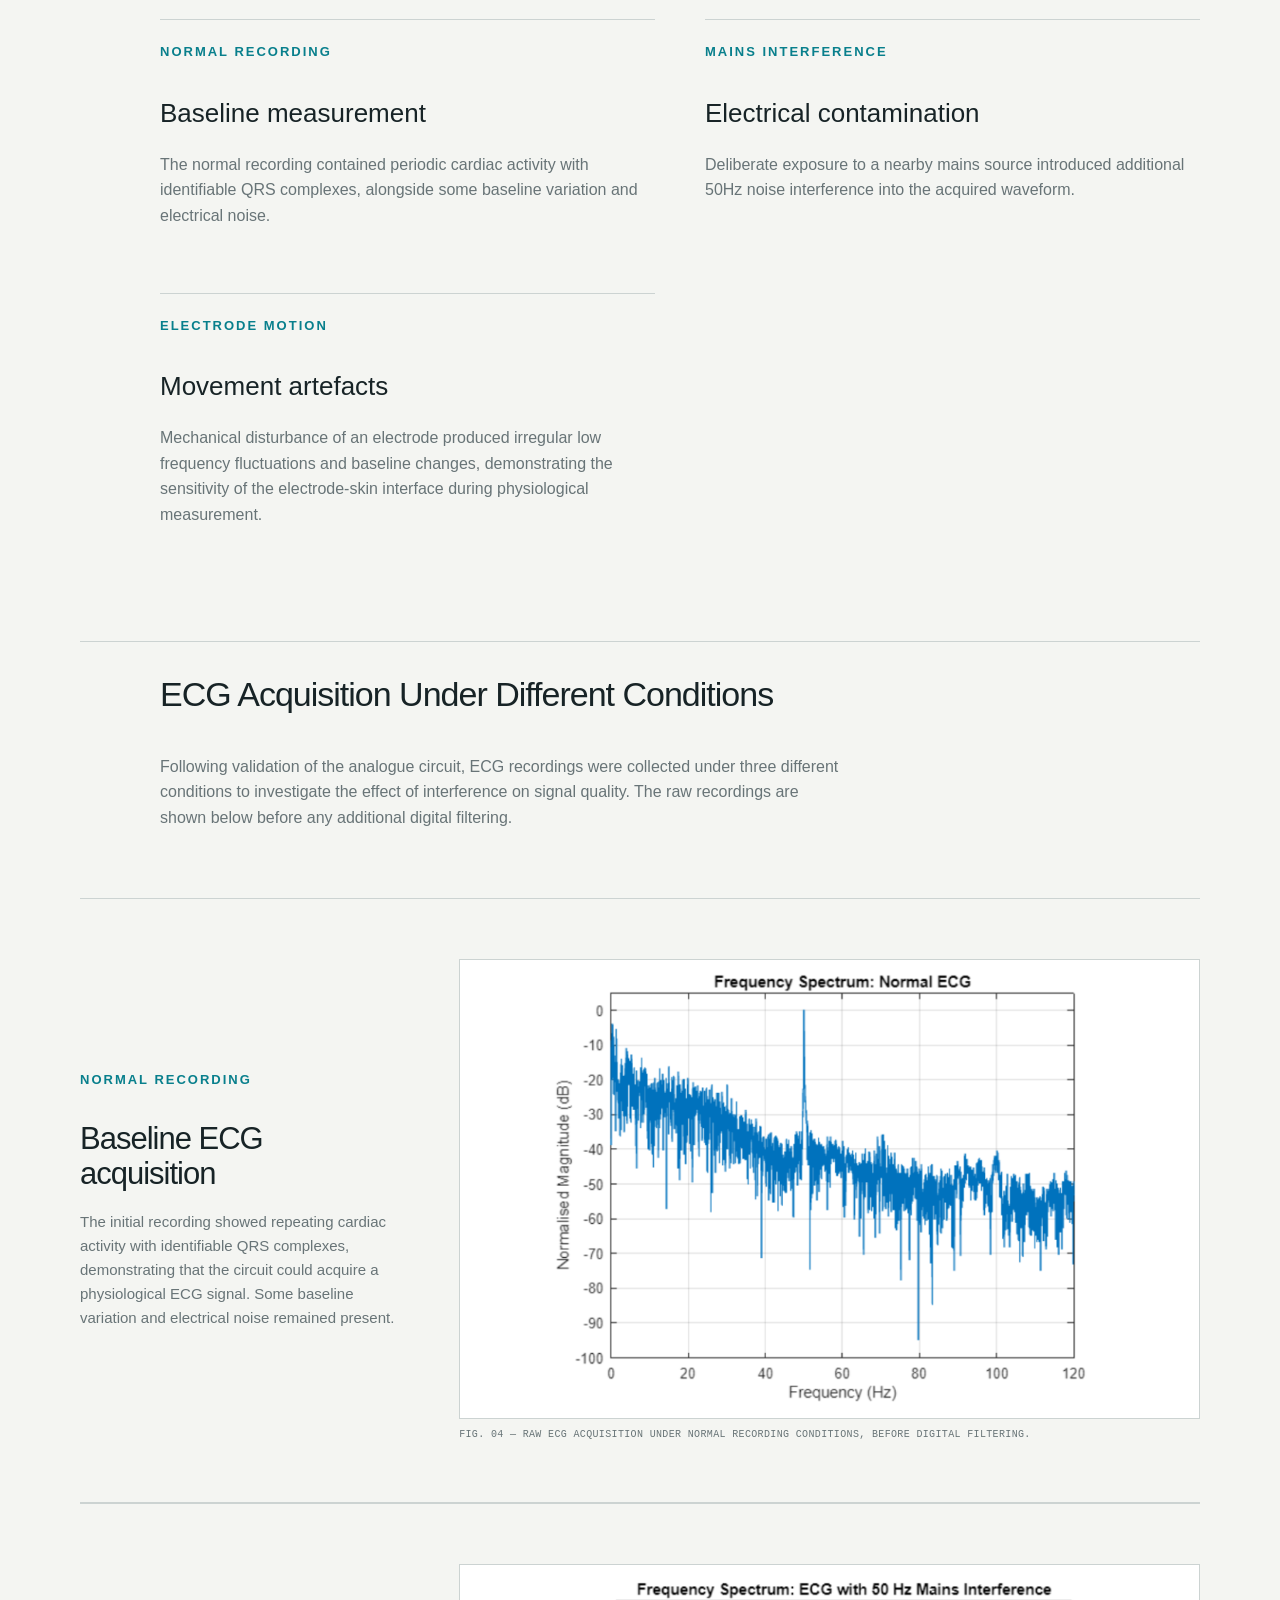
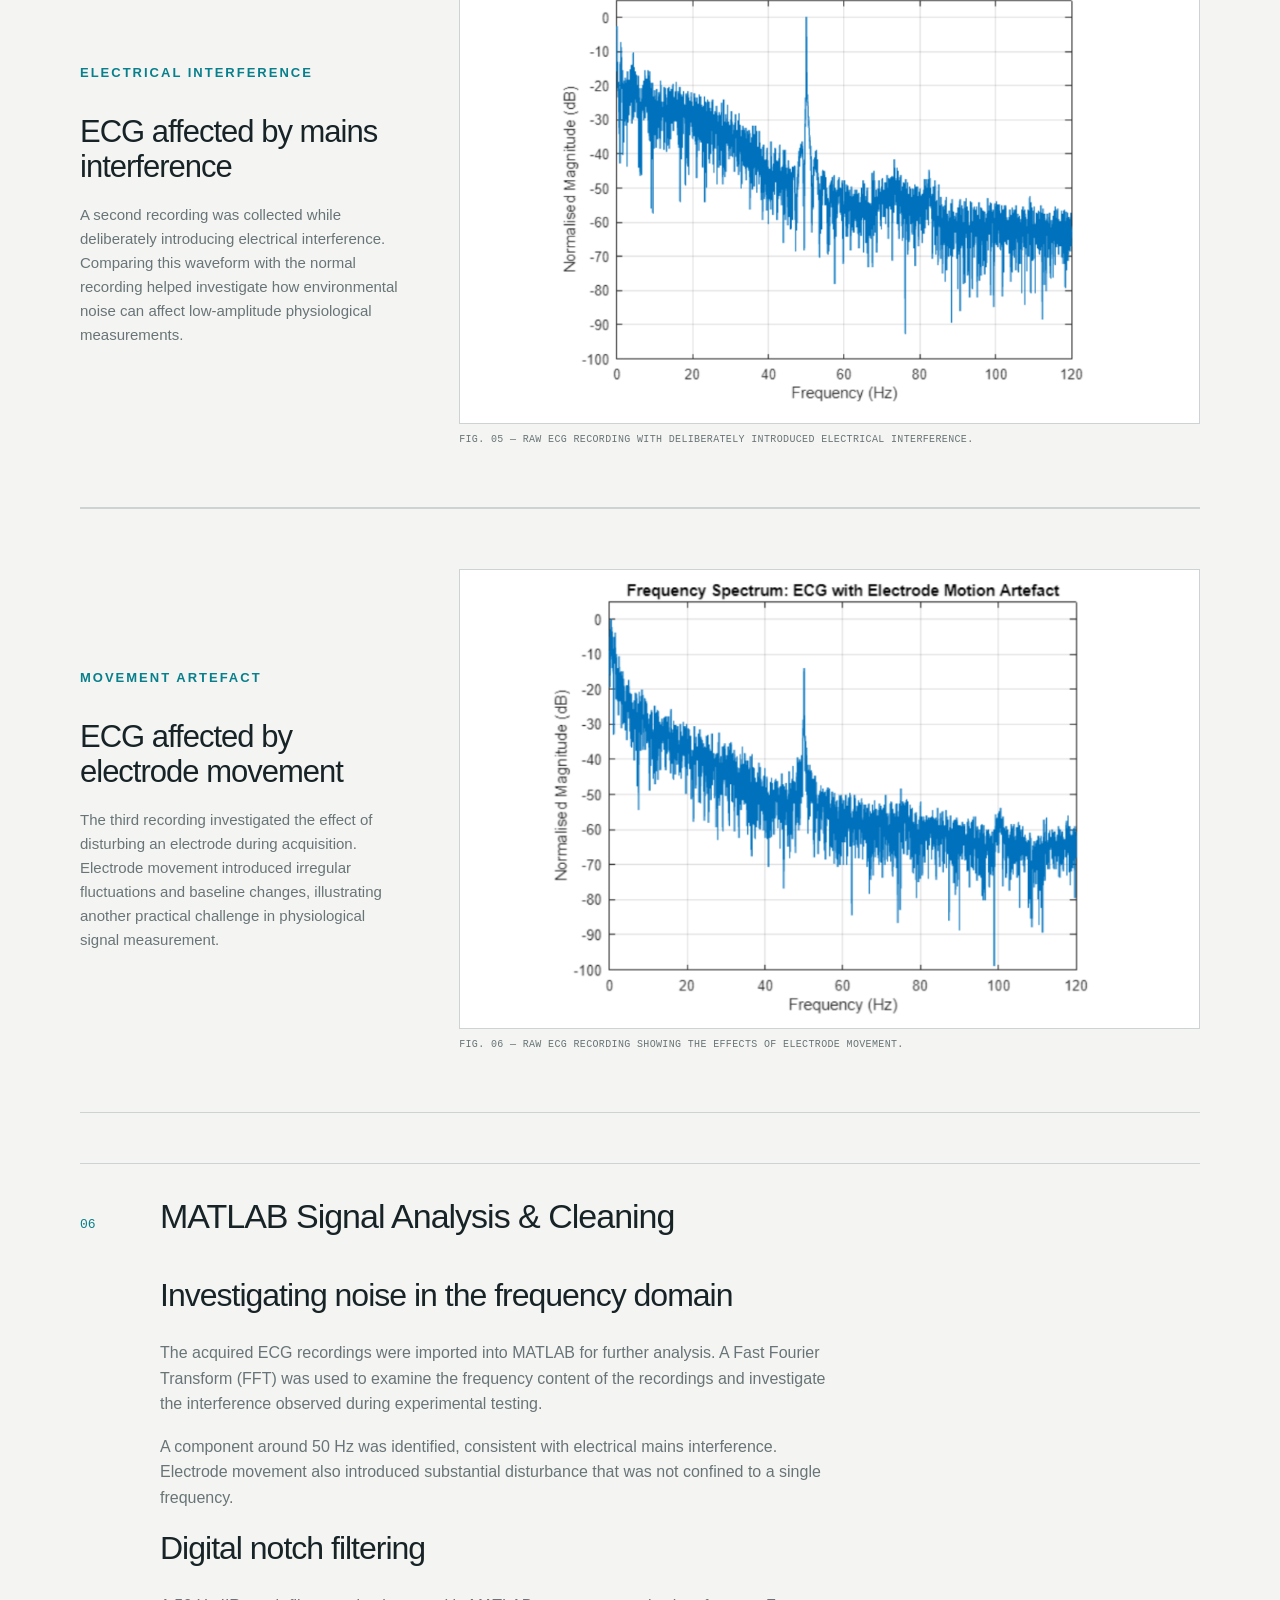
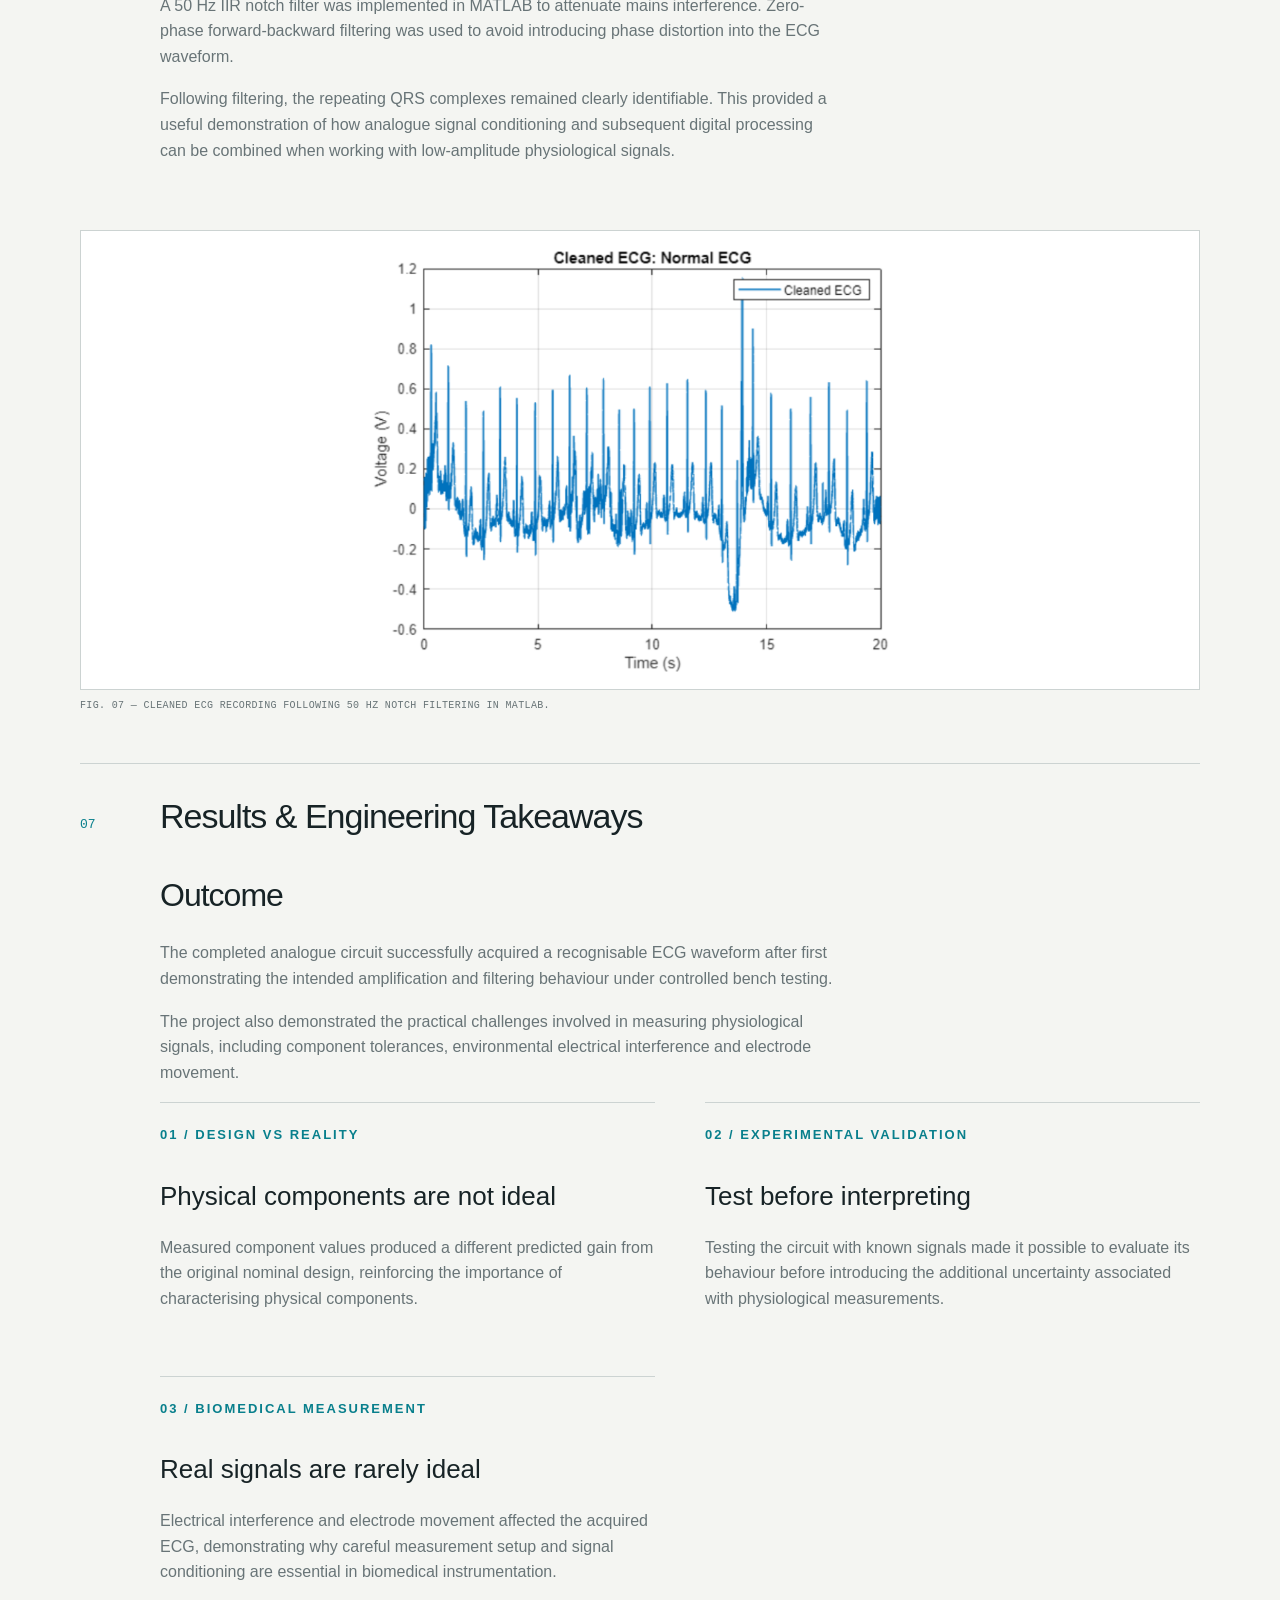
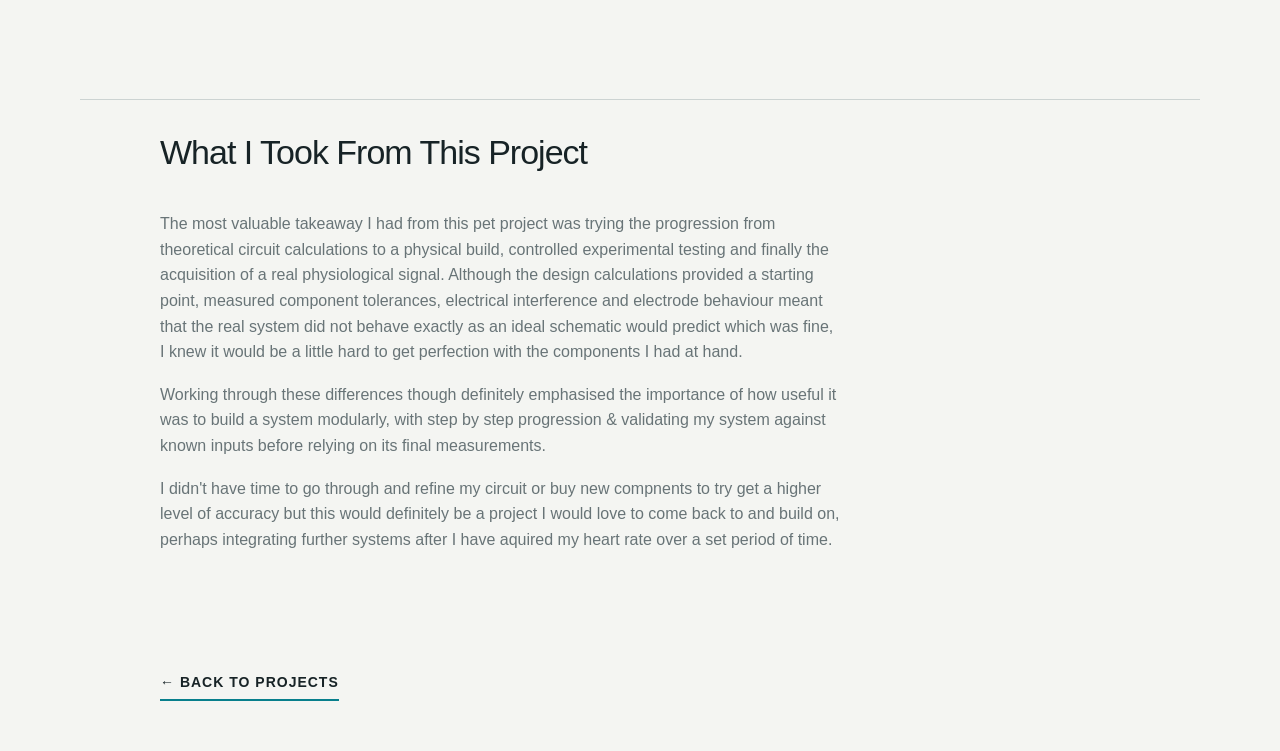
<file: projects/ecg-circuit-corrected.html>
<!DOCTYPE html>
<html lang="en">

<head>
    <meta charset="UTF-8">
    <meta name="viewport" content="width=device-width, initial-scale=1.0">
    <title>Analogue ECG Acquisition | Ross Wilgar</title>
    <link rel="stylesheet" href="../style.css">
</head>

<body>

<header>
    <a class="logo" href="../index.html">RW</a>

    <nav>
        <a href="../index.html">Home</a>
        <a href="../index.html#projects">Projects</a>
        <a href="../index.html#skills">Skills</a>
        <a href="../index.html#contact">Contact</a>
    </nav>
</header>

<main>

    <!-- PROJECT INTRODUCTION -->

    <section class="case-hero">

        <p class="eyebrow">02 / Biomedical Electronics</p>

        <h1>Analogue ECG Acquisition &amp; Signal Conditioning</h1>

        <p class="case-intro">
            Design, construction and experimental validation of a
            three-electrode analogue ECG acquisition circuit,
            followed by MATLAB analysis of recorded cardiac signals.
        </p>

        <div class="tags">
            <span>Analogue Electronics</span>
            <span>ECG</span>
            <span>Signal Conditioning</span>
            <span>MATLAB</span>
            <span>Experimental Testing</span>
        </div>

    </section>


    <!-- 01 / OVERVIEW -->

    <section class="case-section">

        <div class="section-heading">
            <p>01</p>
            <h2>Overview</h2>
        </div>

        <div class="case-text">

            <h3>
                How can low-amplitude cardiac electrical activity
                be acquired and conditioned using analogue circuitry?
            </h3>

            <p>
                Electrocardiogram (ECG) signals measured at the skin
                are typically only a few millivolts in amplitude,
                making them susceptible to electrical interference,
                baseline drift and electrode-motion artefacts.
            </p>

            <p>
                This project involved my design and construction
                of a three-electrode ECG acquisition circuit, combining
                instrumentation amplification with active band-pass
                filtering. The system was designed to provide an
                overall gain of 625 V/V across a target frequency
                range of 0.5–100 Hz.
            </p>

            <p>
                Rather than immediately attempting physiological
                measurements, I progressively validated the circuit
                using known input signals. Following component value bench testing,
                the completed system was used to record cardiac
                activity, with the resulting data subsequently
                analysed and processed in MATLAB.
            </p>

            <p class="technical-values">
                Design gain: 625 V/V<br>
                Target passband: 0.5–100 Hz<br>
                Measured mid-band gain: 640.7 V/V<br>
                ECG sampling frequency: 400 Hz
            </p>

        </div>

    </section>


    <!-- 02 / ENGINEERING APPROACH -->

    <section class="case-section">

        <div class="section-heading">
            <p>02</p>
            <h2>Engineering Approach</h2>
        </div>

        <div class="case-grid">

            <div>

                <p class="eyebrow">Instrumentation Amplification</p>

                <h3>Acquiring a differential signal</h3>

                <p>
                    The first circuit stage used an instrumentation-amplifier
                    configuration to amplify the small differential
                    voltage measured between the ECG electrodes.
                    Common-mode rejection was important for reducing
                    unwanted electrical interference present at
                    both inputs.
                </p>

            </div>

            <div>

                <p class="eyebrow">Signal Conditioning</p>

                <h3>Amplification &amp; filtering</h3>

                <p>
                    A subsequent active filtering stage provided
                    additional amplification while restricting
                    the frequency range of the acquired signal.
                    The intended passband was approximately
                    0.5–100 Hz.
                </p>

            </div>

        </div>

        <div class="case-text">

            <h3>Accounting for physical component tolerances</h3>

            <p>
                Before experimental validation, the resistor and
                capacitor values were measured rather than assumed
                to equal their nominal ratings. These measurements
                were used to recalculate the expected performance
                of the constructed circuit.
            </p>

            <p class="technical-values">
                Nominal design gain: 625 V/V<br>
                Predicted gain from measured components: 673.2 V/V<br>
                Calculated lower cutoff: 0.489 Hz<br>
                Calculated upper cutoff: 108.2 Hz
            </p>


        </div>

    </section>


    <!-- CIRCUIT CONSTRUCTION -->

    <section class="case-visual">

        <div class="visual-intro">

            <p class="eyebrow">Circuit Construction</p>

            <h2>From circuit design to physical implementation</h2>

            <p>
                I assembled my ECG acquisition circuit on a simple
                breadboard using discrete components and operational
                amplifier stages. 
            </p>

        </div>

        <figure class="feature-figure">

            <img
                src="../images/ecg-circuit/circuit-breadboard.jpg"
                alt="Physical breadboard implementation of the analogue ECG circuit"
                loading="lazy">

            <figcaption>
                FIG. 01 — Breadboard implementation of the
                ECG amplification and signal-conditioning circuit.
            </figcaption>

        </figure>

    </section>


    <!-- 03 / BENCH VALIDATION -->

    <section class="case-section">

        <div class="section-heading">
            <p>03</p>
            <h2>Bench Validation</h2>
        </div>

        <div class="case-text">

            <h3>Testing against known input signals</h3>

            <p>
                The completed circuit was tested using controlled
                differential input signals, allowing the amplification
                and filtering behaviour to be assessed independently
                of the additional uncertainty introduced by
                physiological measurements.
            </p>

            <p>
                Tests were carried out at 0.5 Hz, 1.1 Hz and
                100 Hz to investigate the circuit response near
                its lower cutoff, within the passband and near
                its upper cutoff.
            </p>

            <p class="technical-values">
                0.5 Hz — Measured gain: 489.0 V/V<br>
                1.1 Hz — Measured gain: 640.7 V/V<br>
                100 Hz — Measured gain: 511.0 V/V
            </p>

            <p>
                The highest measured amplification occurred at
                1.1 Hz, reaching 640.7 V/V. The response decreased
                towards both cutoff regions, consistent with the
                intended band-pass behaviour.
            </p>

            <p>
                Comparing the original 625 V/V design target,
                the 673.2 V/V prediction based on measured
                components and the experimentally observed
                640.7 V/V mid-band gain provided a useful
                illustration of the differences between nominal
                design, calculated physical behaviour and
                experimental performance.
            </p>

        </div>

    </section>


    <!-- 04 / ECG ACQUISITION -->

    <section class="case-section">

        <div class="section-heading">
            <p>04</p>
            <h2>ECG Acquisition</h2>
        </div>

        <div class="case-text">

            <h3>From test signals to a physiological recording</h3>

            <p>
                Following my bench validation, the circuit was
                powered using two 9 V batteries to isolate
                the acquisition circuit from the mains supply
                during physiological measurements.
            </p>

            <p>
                Three disposable ECG electrodes were positioned
                in an approximate Lead-II configuration.
                The conditioned signal was acquired using
                a data acquisition system at a sampling
                frequency of 400 Hz.
            </p>

            <p>
                The resulting waveform contained repeating,
                identifiable QRS complexes, demonstrating
                that the constructed circuit could acquire
                and amplify cardiac electrical activity.
            </p>

        </div>

    </section>


        <figure class="feature-figure">

            <img
                src="../images/ecg-circuit/ecg-recording.jpg"
                alt="ECG recording experiment showing the circuit and acquired signal"
                loading="lazy">

            <figcaption>
                FIG. 03 — Experimental setup used to record
                a physiological ECG signal.
            </figcaption>

        </figure>


    <!-- 05 / INTERFERENCE INVESTIGATION -->

    <section class="case-section">

        <div class="section-heading">
            <p>05</p>
            <h2>Investigating Signal Interference</h2>
        </div>

        <div class="case-text">

            <h3>How does the acquired ECG respond to disturbance?</h3>

            <p>
                Once a normal ECG had been acquired, additional
                recordings were taken under deliberately
                disturbed conditions. These experiments were
                intended to investigate how common sources
                of interference affected the acquired signal.
            </p>

        </div>

        <div class="case-grid">

            <div>

                <p class="eyebrow">Normal Recording</p>

                <h3>Baseline measurement</h3>

                <p>
                    The normal recording contained periodic
                    cardiac activity with identifiable QRS
                    complexes, alongside some baseline variation
                    and electrical noise.
                </p>

            </div>

            <div>

                <p class="eyebrow">Mains Interference</p>

                <h3>Electrical contamination</h3>

                <p>
                    Deliberate exposure to a nearby mains
                    source introduced additional 50Hz noise interference
                    into the acquired waveform.
                </p>

            </div>

            <div>

                <p class="eyebrow">Electrode Motion</p>

                <h3>Movement artefacts</h3>

                <p>
                    Mechanical disturbance of an electrode
                    produced irregular low frequency fluctuations and
                    baseline changes, demonstrating the
                    sensitivity of the electrode-skin
                    interface during physiological measurement.
                </p>

            </div>

        </div>

    </section>

<!-- ECG ACQUISITION RESULTS -->

<section class="case-section">

    <div class="section-heading">
        <p></p>
        <h2>ECG Acquisition Under Different Conditions</h2>
    </div>

    <div class="case-text">

        <p>
            Following validation of the analogue circuit,
            ECG recordings were collected under three
            different conditions to investigate the
            effect of interference on signal quality.
            The raw recordings are shown below before
            any additional digital filtering.
        </p>

    </div>

</section>


<!-- RAW NORMAL ECG -->

<section class="case-visual">

    <div class="visual-intro">

        <p class="eyebrow">Normal Recording</p>

        <h2>Baseline ECG acquisition</h2>

        <p>
            The initial recording showed repeating cardiac
            activity with identifiable QRS complexes,
            demonstrating that the circuit could acquire
            a physiological ECG signal. Some baseline
            variation and electrical noise remained present.
        </p>

    </div>

    <figure class="feature-figure">

        <img
            src="../images/ecg-circuit/raw-normal-ecg.png"
            alt="Raw ECG waveform recorded under normal conditions"
            loading="lazy">

        <figcaption>
            FIG. 04 — Raw ECG acquisition under normal
            recording conditions, before digital filtering.
        </figcaption>

    </figure>

</section>


<!-- MAINS INTERFERENCE ECG -->

<section class="case-visual">

    <div class="visual-intro">

        <p class="eyebrow">Electrical Interference</p>

        <h2>ECG affected by mains interference</h2>

        <p>
            A second recording was collected while
            deliberately introducing electrical
            interference. Comparing this waveform
            with the normal recording helped investigate
            how environmental noise can affect
            low-amplitude physiological measurements.
        </p>

    </div>

    <figure class="feature-figure">

        <img
            src="../images/ecg-circuit/raw-mains-ecg.png"
            alt="Raw ECG waveform affected by electrical interference"
            loading="lazy">

        <figcaption>
            FIG. 05 — Raw ECG recording with deliberately
            introduced electrical interference.
        </figcaption>

    </figure>

</section>


<!-- ELECTRODE MOTION ECG -->

<section class="case-visual">

    <div class="visual-intro">

        <p class="eyebrow">Movement Artefact</p>

        <h2>ECG affected by electrode movement</h2>

        <p>
            The third recording investigated the effect
            of disturbing an electrode during acquisition.
            Electrode movement introduced irregular
            fluctuations and baseline changes,
            illustrating another practical challenge
            in physiological signal measurement.
        </p>

    </div>

    <figure class="feature-figure">

        <img
            src="../images/ecg-circuit/raw-motion-ecg.png"
            alt="Raw ECG waveform affected by electrode movement"
            loading="lazy">

        <figcaption>
            FIG. 06 — Raw ECG recording showing the
            effects of electrode movement.
        </figcaption>

    </figure>

</section>


    <!-- 06 / MATLAB ANALYSIS -->

    <section class="case-section">

        <div class="section-heading">
            <p>06</p>
            <h2>MATLAB Signal Analysis &amp; Cleaning</h2>
        </div>

        <div class="case-text">

            <h3>Investigating noise in the frequency domain</h3>

            <p>
                The acquired ECG recordings were imported
                into MATLAB for further analysis. A Fast
                Fourier Transform (FFT) was used to examine
                the frequency content of the recordings
                and investigate the interference observed
                during experimental testing.
            </p>

            <p>
                A component around 50 Hz was identified,
                consistent with electrical mains interference.
                Electrode movement also introduced substantial
                disturbance that was not confined to a
                single frequency.
            </p>

            <h3>Digital notch filtering</h3>

            <p>
                A 50 Hz IIR notch filter was implemented
                in MATLAB to attenuate mains interference.
                Zero-phase forward-backward filtering was
                used to avoid introducing phase distortion
                into the ECG waveform.
            </p>

            <p>
                Following filtering, the repeating QRS
                complexes remained clearly identifiable.
                This provided a useful demonstration of
                how analogue signal conditioning and
                subsequent digital processing can be
                combined when working with low-amplitude
                physiological signals.
            </p>

        </div>

    </section>

        <figure class="feature-figure">

            <img
                src="../images/ecg-circuit/cleaned-ecg.png"
                alt="MATLAB plot of ECG recording following 50 Hz notch filtering"
                loading="lazy">

            <figcaption>
                FIG. 07 — Cleaned ECG recording following
                50 Hz notch filtering in MATLAB.
            </figcaption>

        </figure>


    <!-- 07 / RESULTS -->

    <section class="case-section">

        <div class="section-heading">
            <p>07</p>
            <h2>Results &amp; Engineering Takeaways</h2>
        </div>

        <div class="case-text">

            <h3>Outcome</h3>

            <p>
                The completed analogue circuit successfully
                acquired a recognisable ECG waveform after
                first demonstrating the intended amplification
                and filtering behaviour under controlled
                bench testing.
            </p>

            <p>
                The project also demonstrated the practical
                challenges involved in measuring physiological
                signals, including component tolerances,
                environmental electrical interference and
                electrode movement.
            </p>

        </div>

        <div class="case-grid">

            <div>

                <p class="eyebrow">01 / Design vs Reality</p>

                <h3>Physical components are not ideal</h3>

                <p>
                    Measured component values produced a
                    different predicted gain from the
                    original nominal design, reinforcing
                    the importance of characterising
                    physical components.
                </p>

            </div>

            <div>

                <p class="eyebrow">02 / Experimental Validation</p>

                <h3>Test before interpreting</h3>

                <p>
                    Testing the circuit with known signals
                    made it possible to evaluate its
                    behaviour before introducing the
                    additional uncertainty associated
                    with physiological measurements.
                </p>

            </div>

            <div>

                <p class="eyebrow">03 / Biomedical Measurement</p>

                <h3>Real signals are rarely ideal</h3>

                <p>
                    Electrical interference and electrode
                    movement affected the acquired ECG,
                    demonstrating why careful measurement
                    setup and signal conditioning are
                    essential in biomedical instrumentation.
                </p>

            </div>

        </div>

    </section>


    <!-- KEY FINDING -->

    <section class="case-section">

        <div class="section-heading">
            <p></p>
            <h2>What I Took From This Project</h2>
        </div>

        <div class="case-text">

            <p>
                The most valuable takeaway I had from this pet project was trying the
                progression from theoretical circuit calculations
                to a physical build, controlled experimental
                testing and finally the acquisition of a
                real physiological signal. Although the design calculations provided a
                starting point, measured component tolerances,
                electrical interference and electrode behaviour
                meant that the real system did not behave
                exactly as an ideal schematic would predict which was fine, I knew it would be a 
                little hard to get perfection with the components I had at hand.
            </p>

            <p>
                Working through these differences though definitely emphasised
                the importance of how useful it was to build a system modularly,
                with step by step progression & validating my system against known inputs
                before relying on its final measurements.
            </p>

            <p>
                I didn't have time to go through and refine my circuit or buy new compnents to 
                try get a higher level of accuracy but this would definitely be a project I would love to come back 
                to and build on, perhaps integrating further systems after I have aquired my heart rate over a set period of time. 
            </p>

        </div>

    </section>


    <!-- BACK TO PROJECTS -->

    <section class="case-section">

        <div class="case-text">

            <a href="../index.html#projects" class="text-link">
                ← Back to Projects
            </a>

        </div>

    </section>

</main>

</body>
</html>
</file>
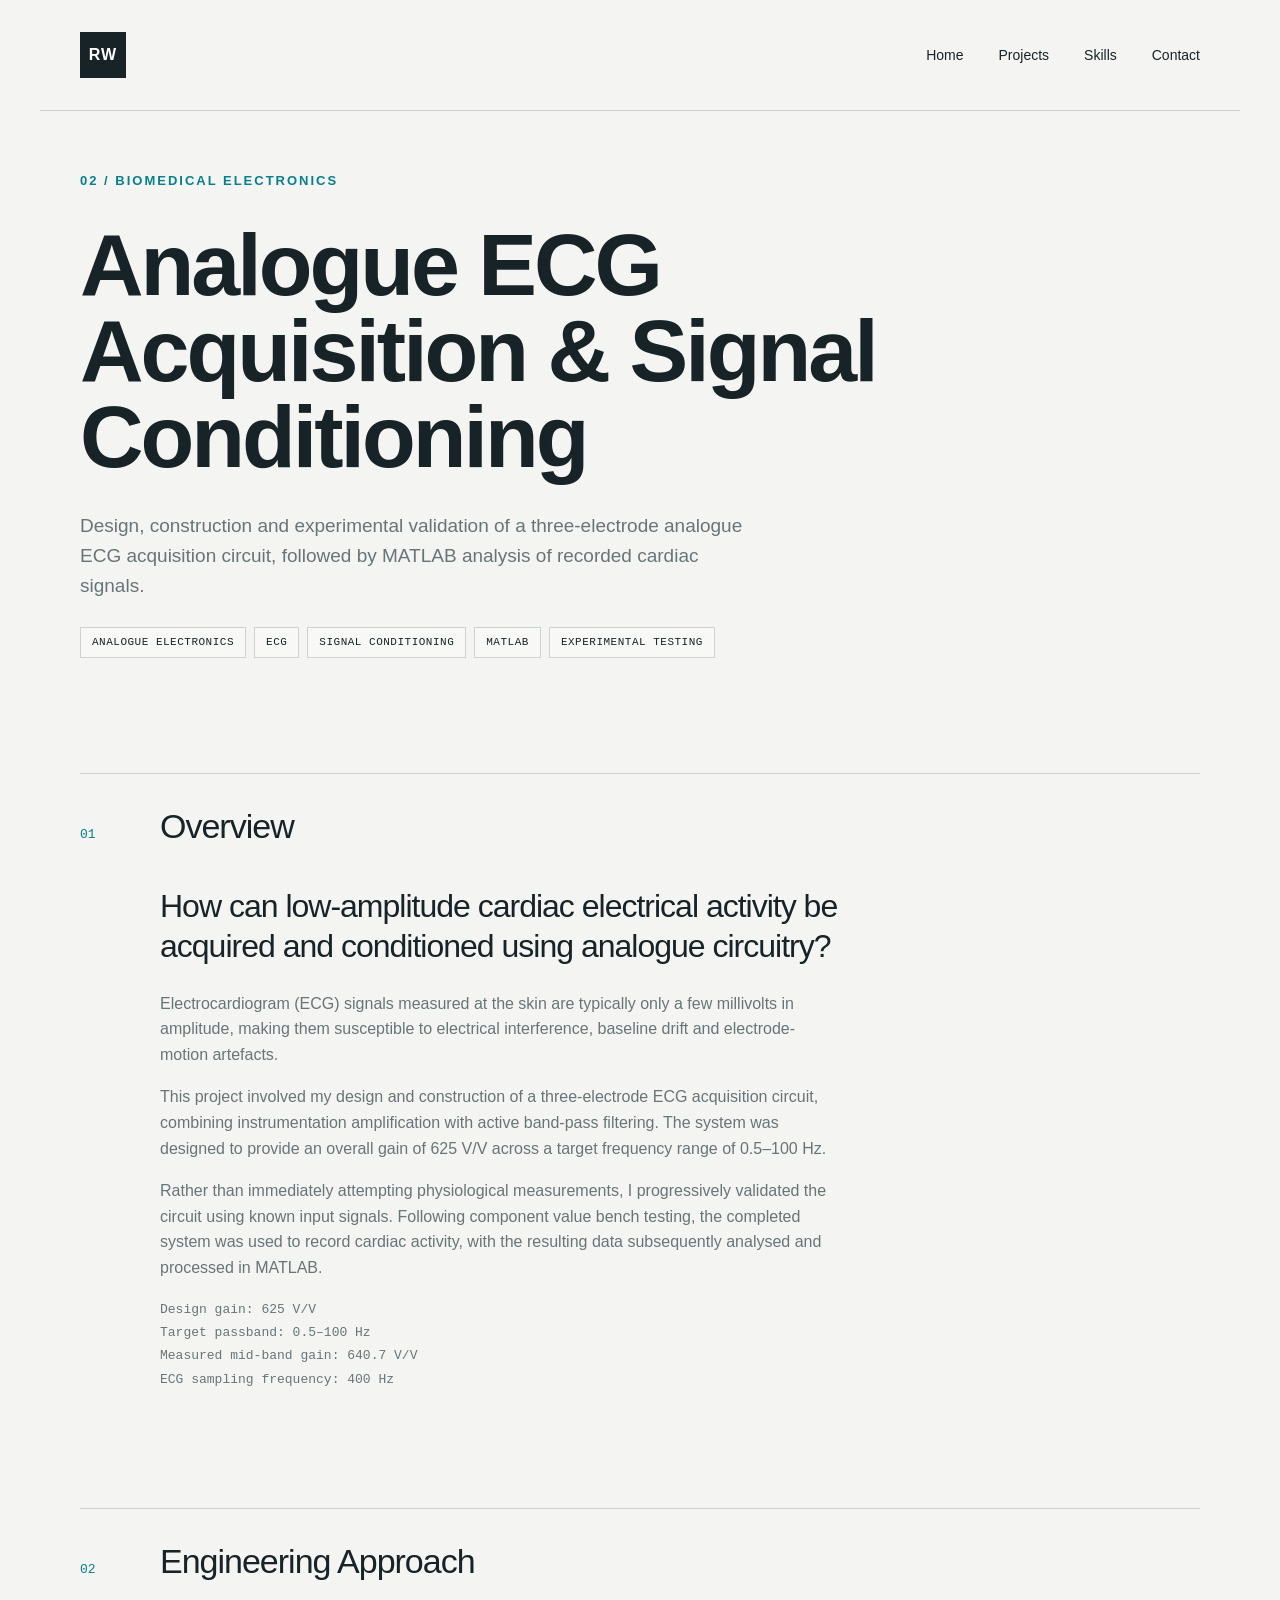
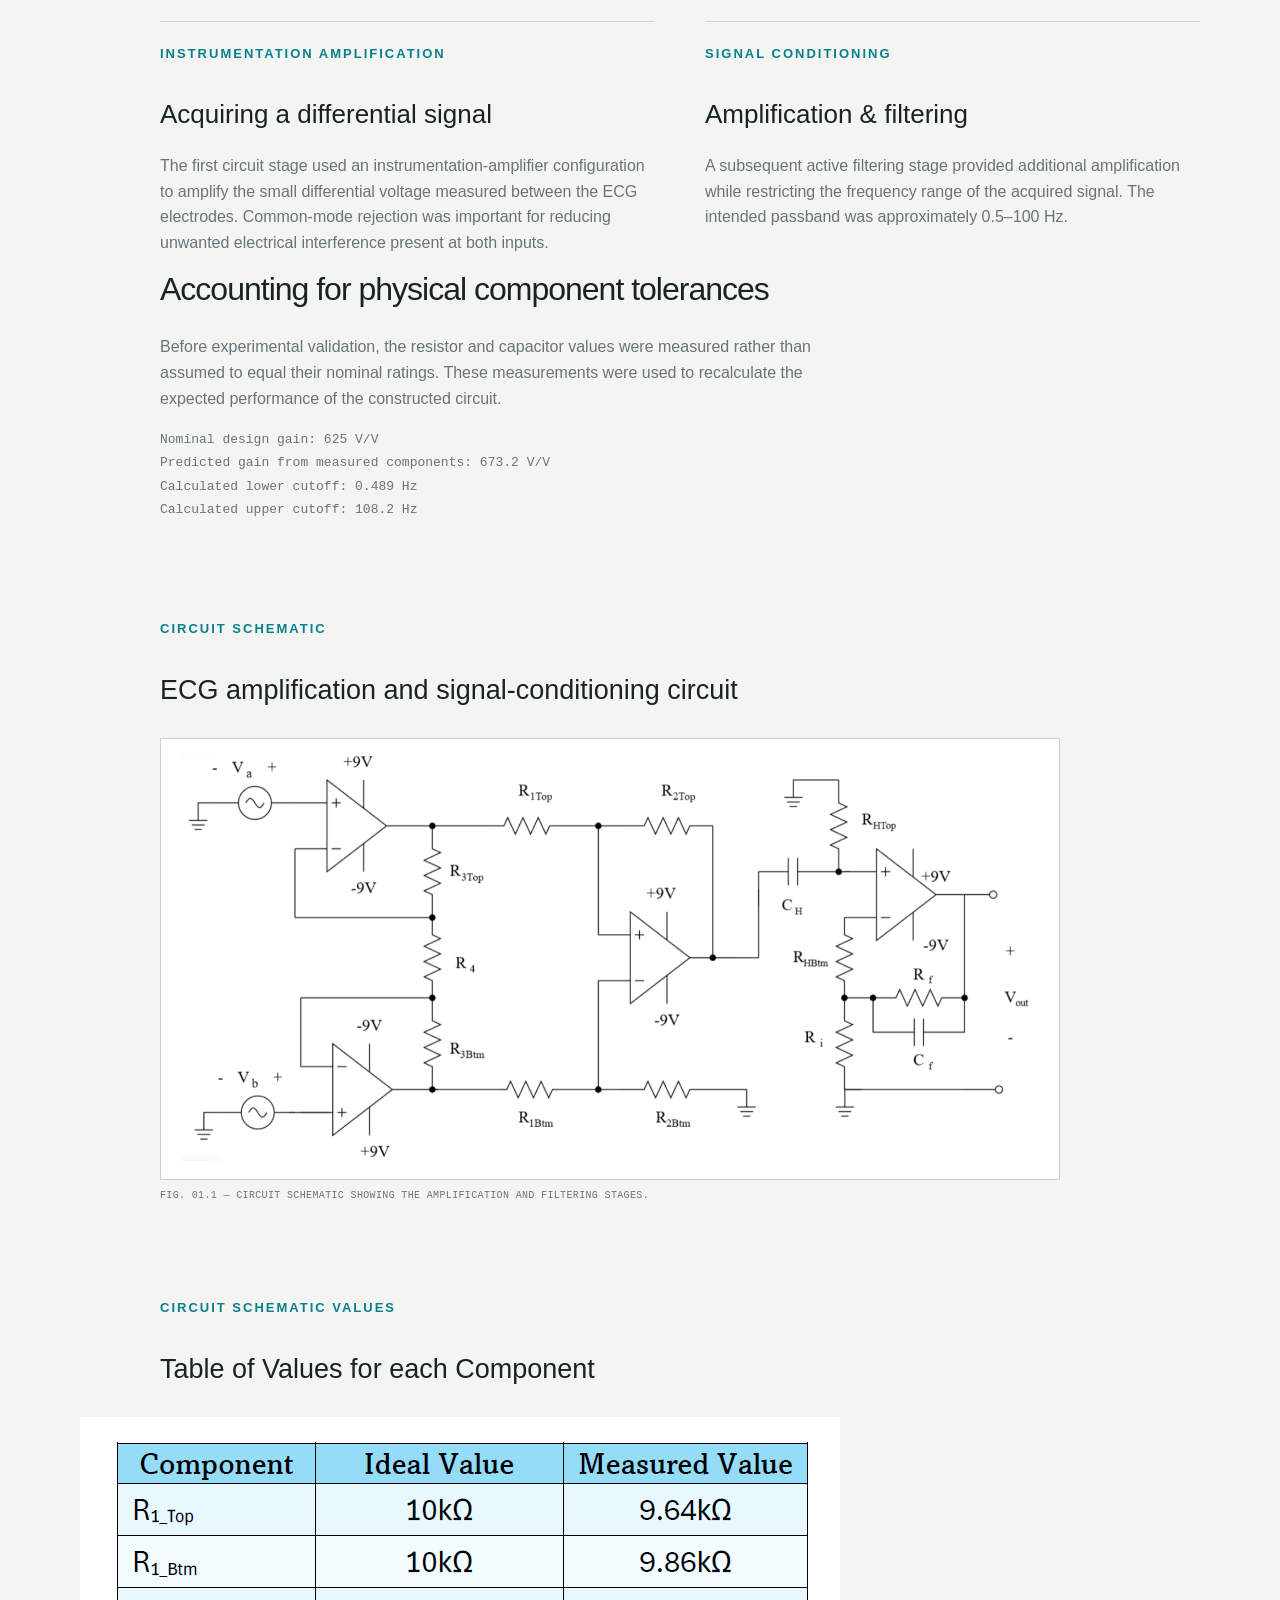
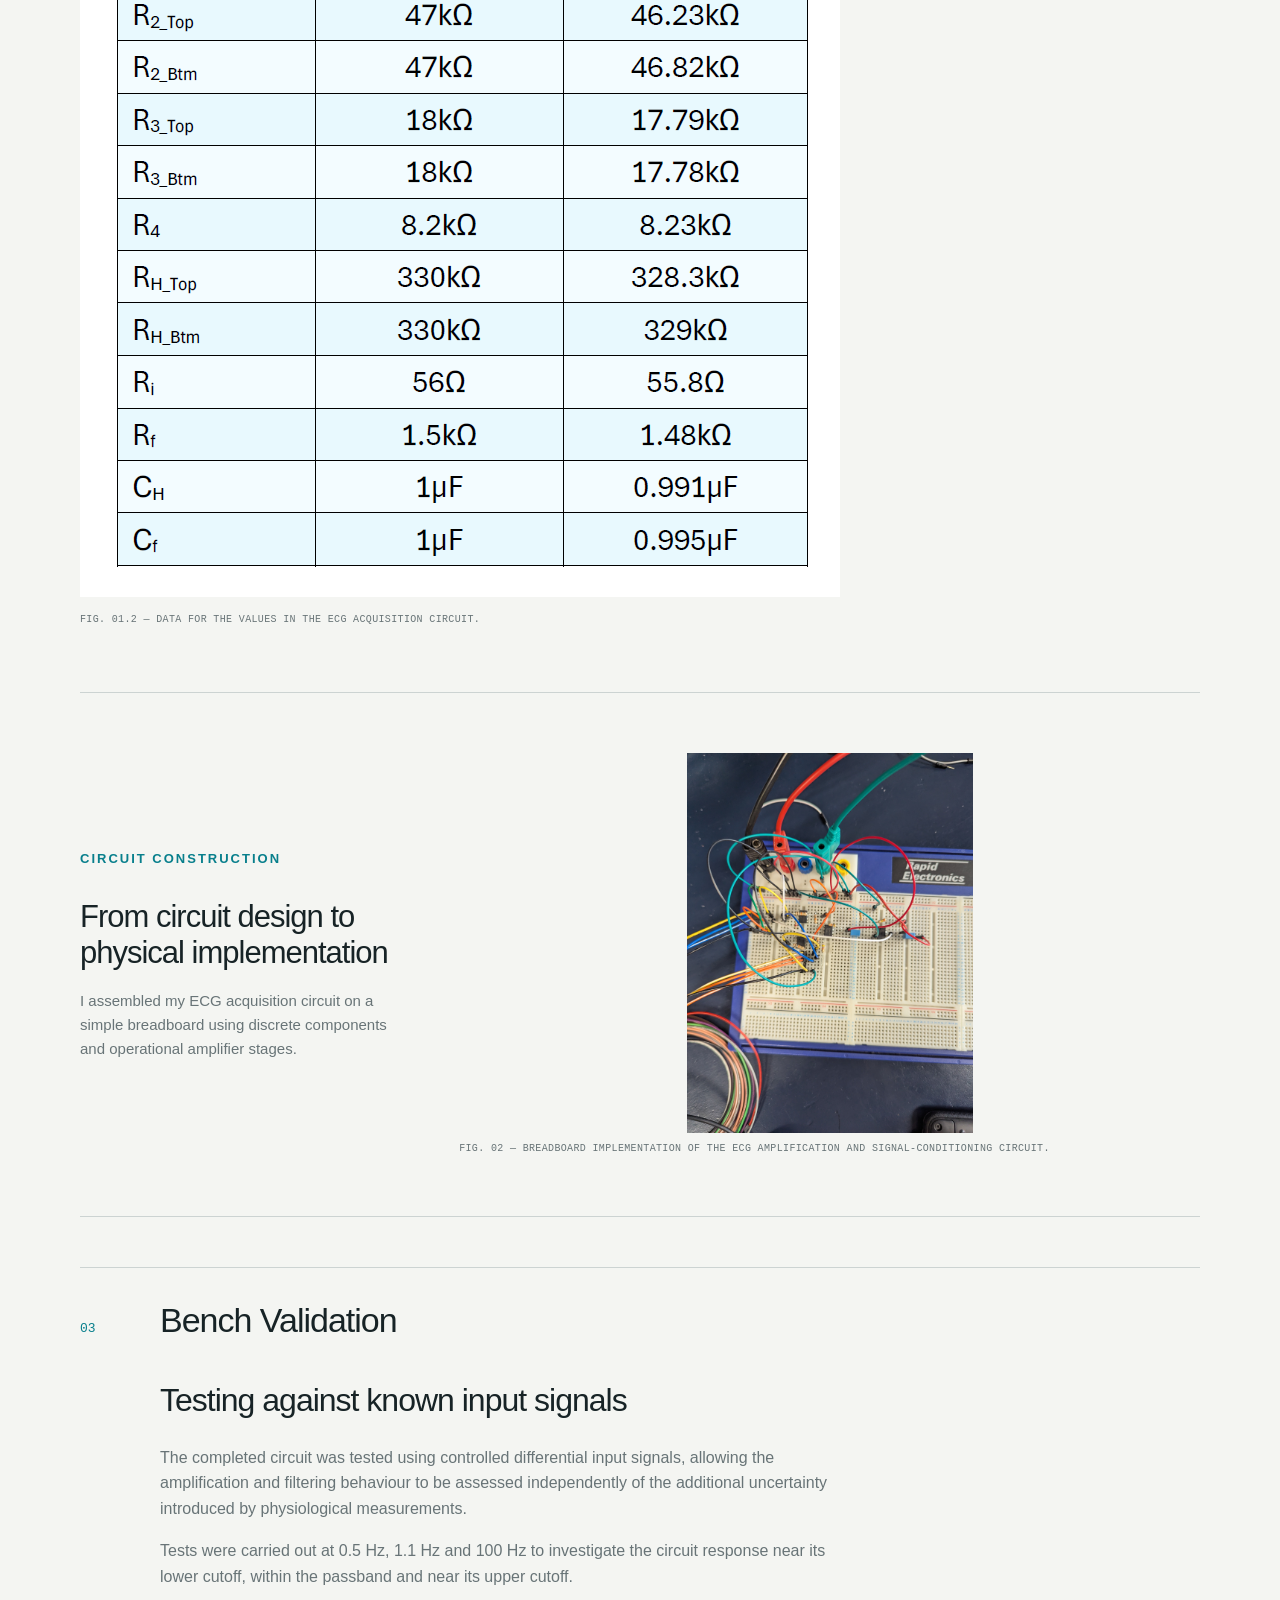
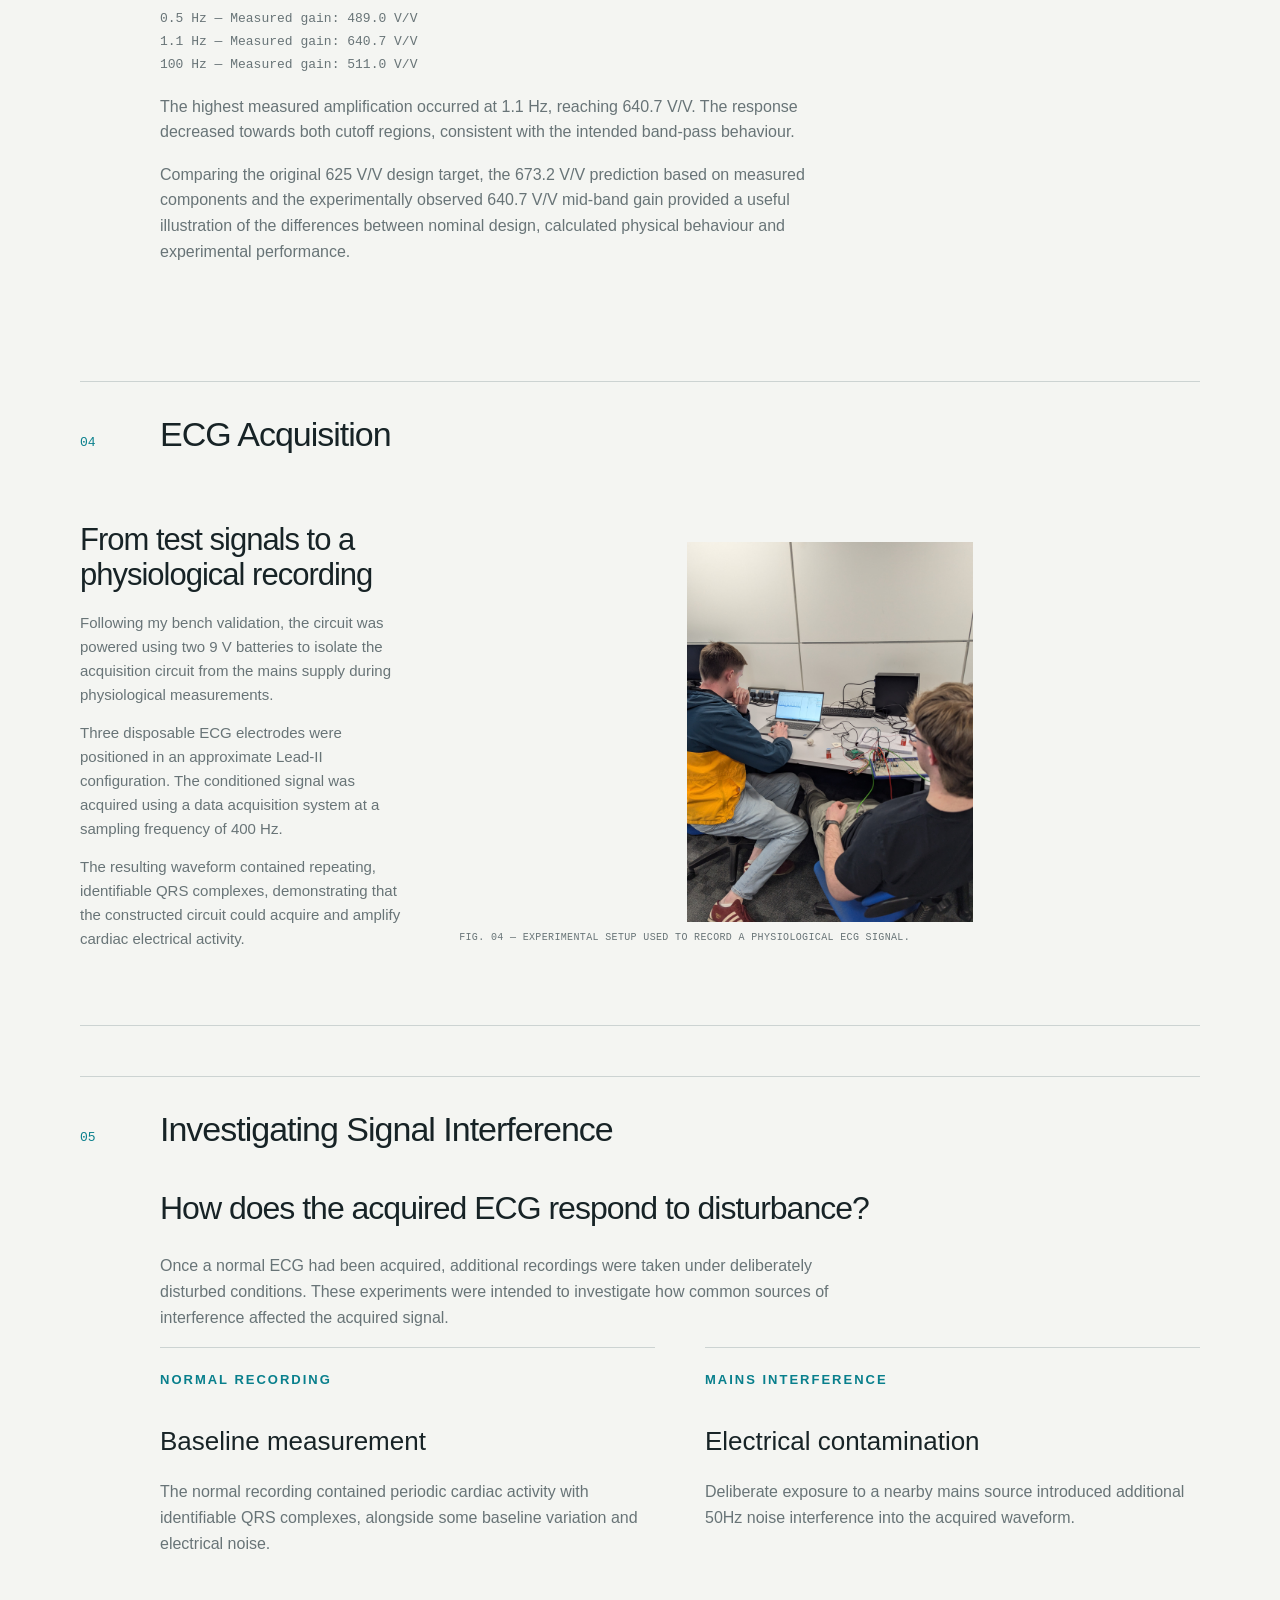
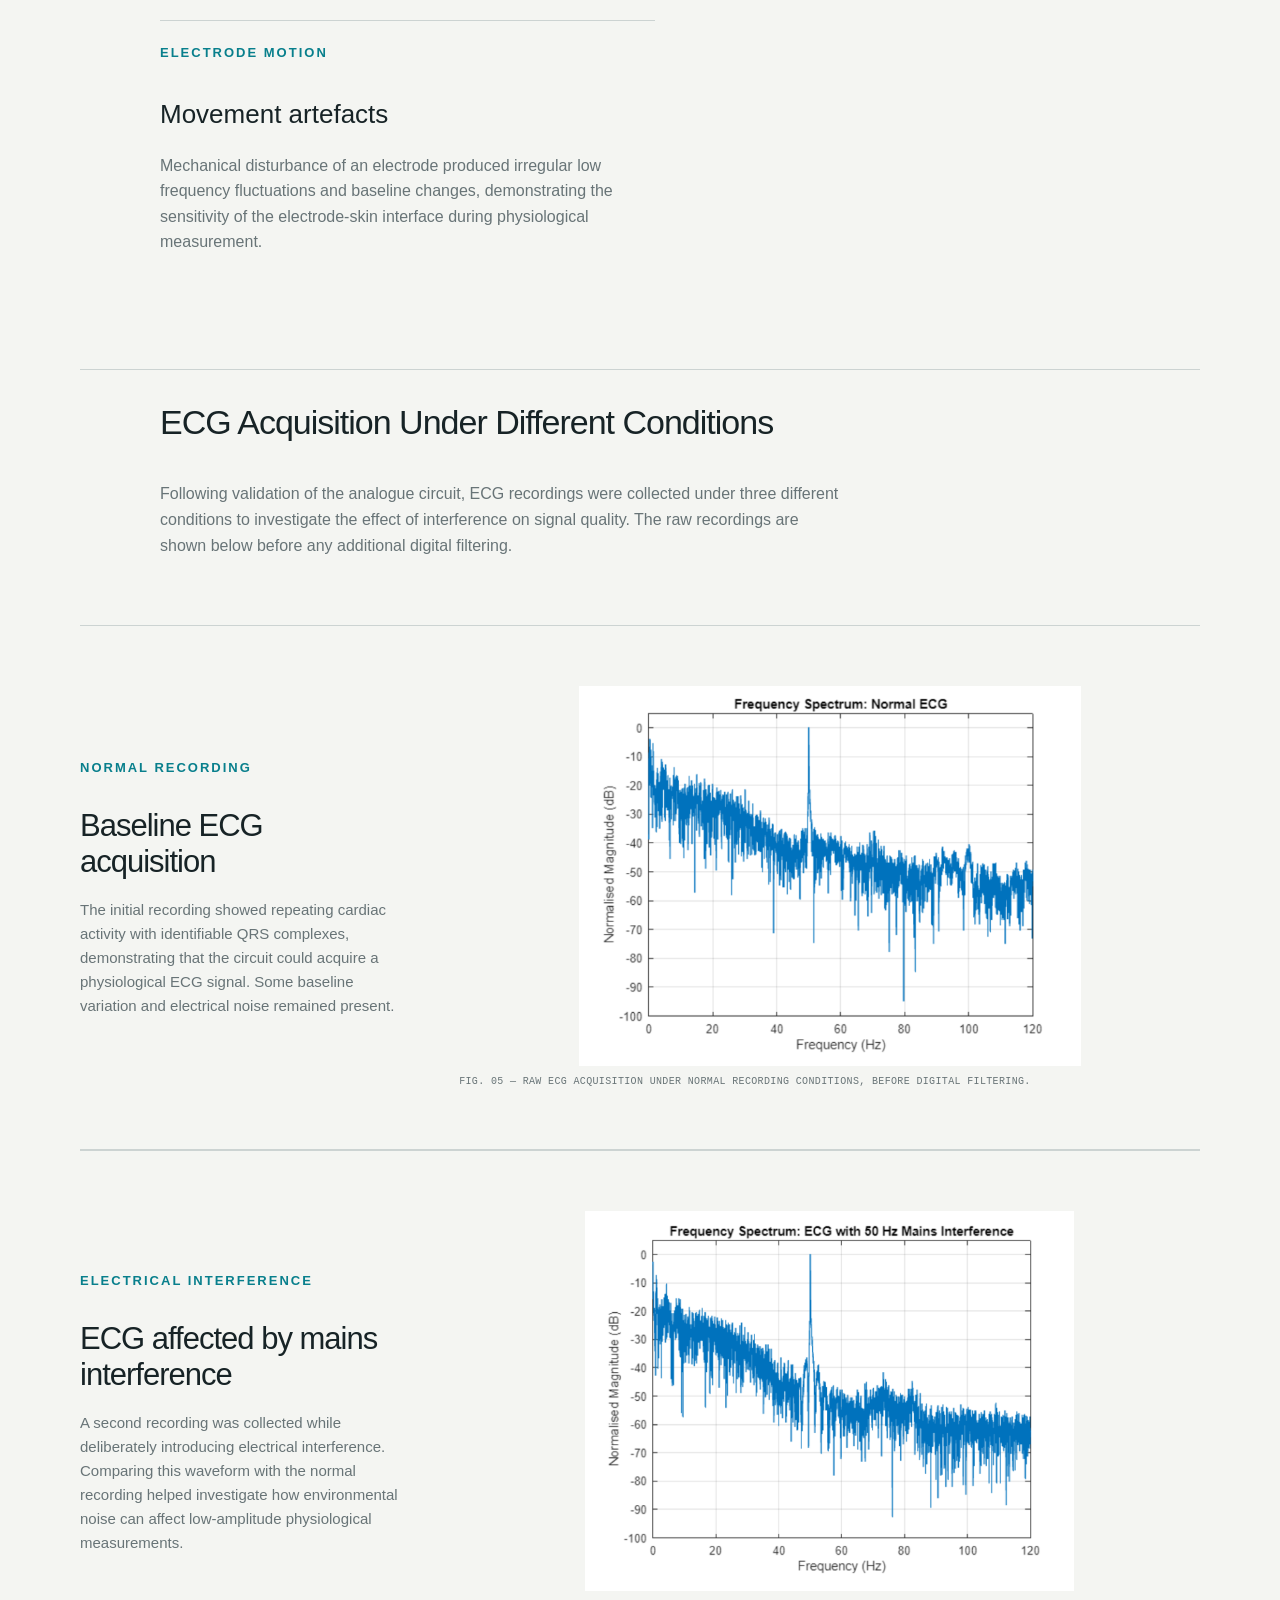
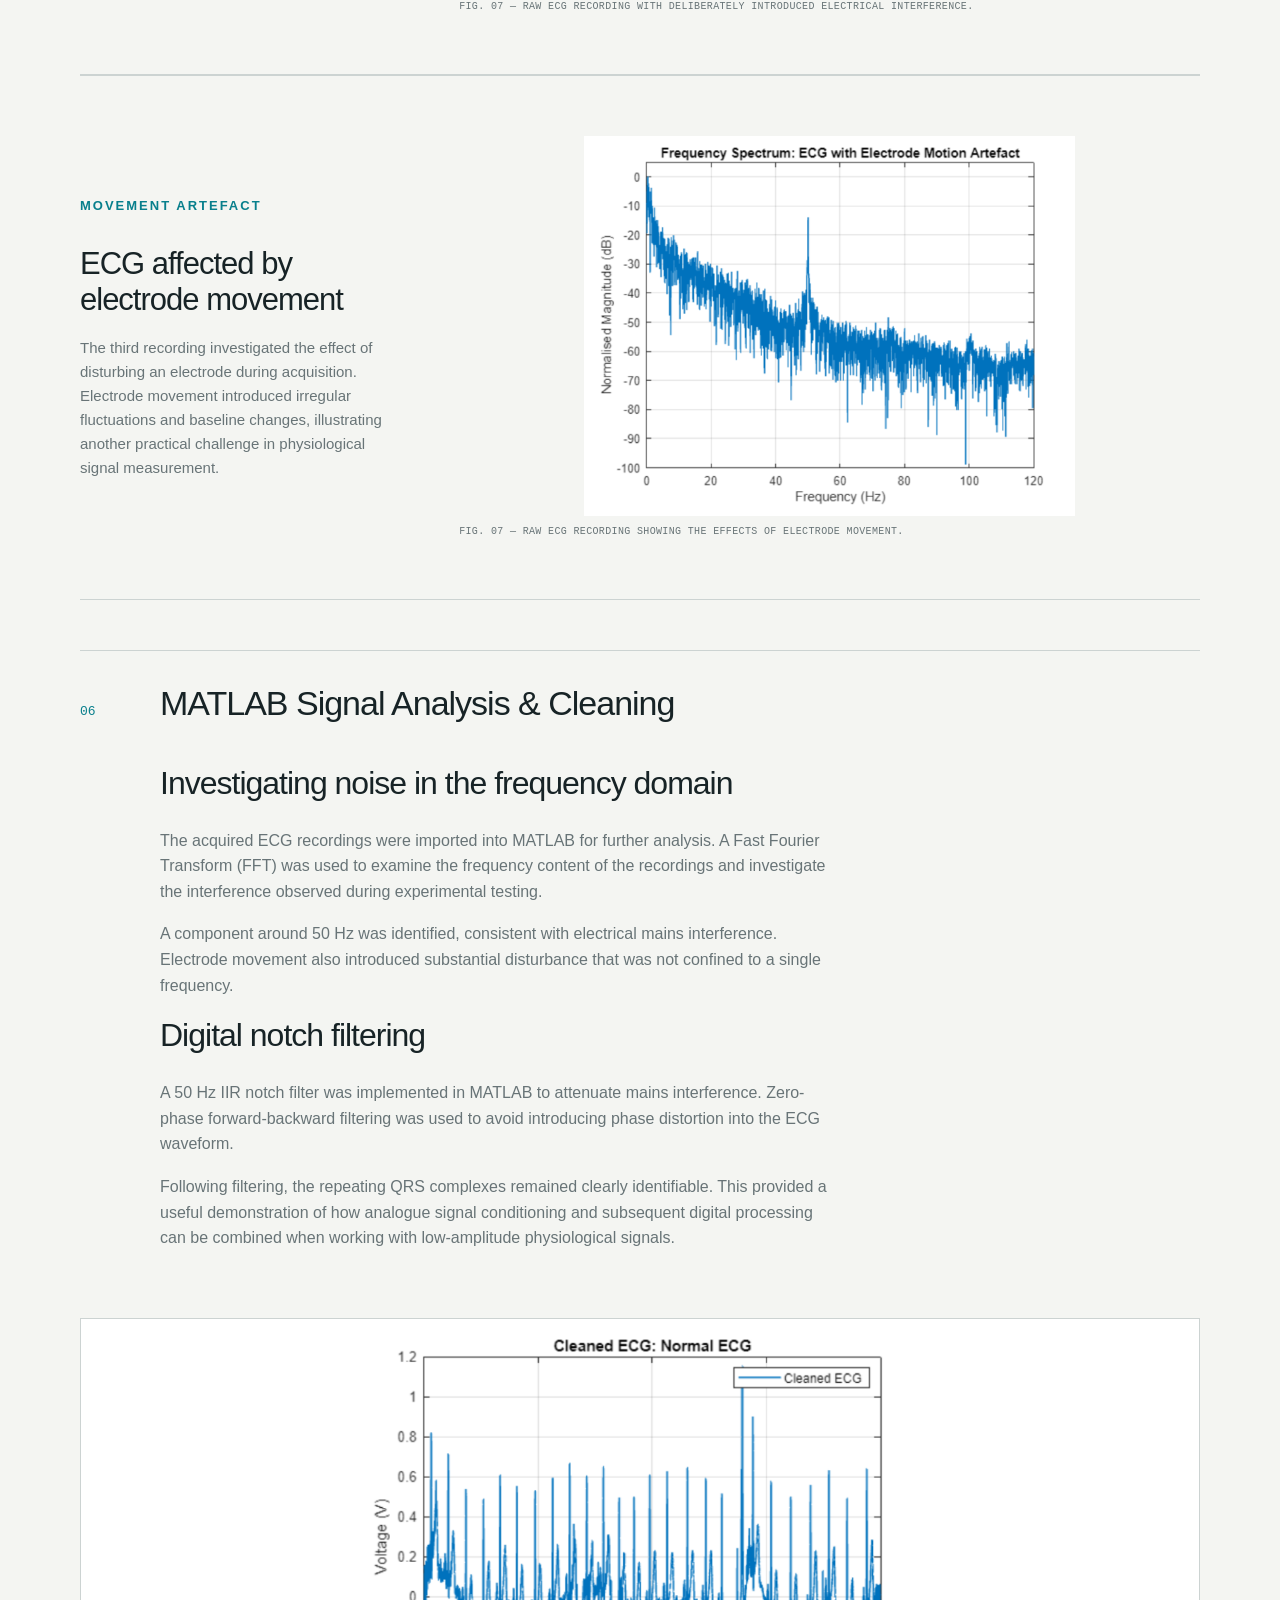
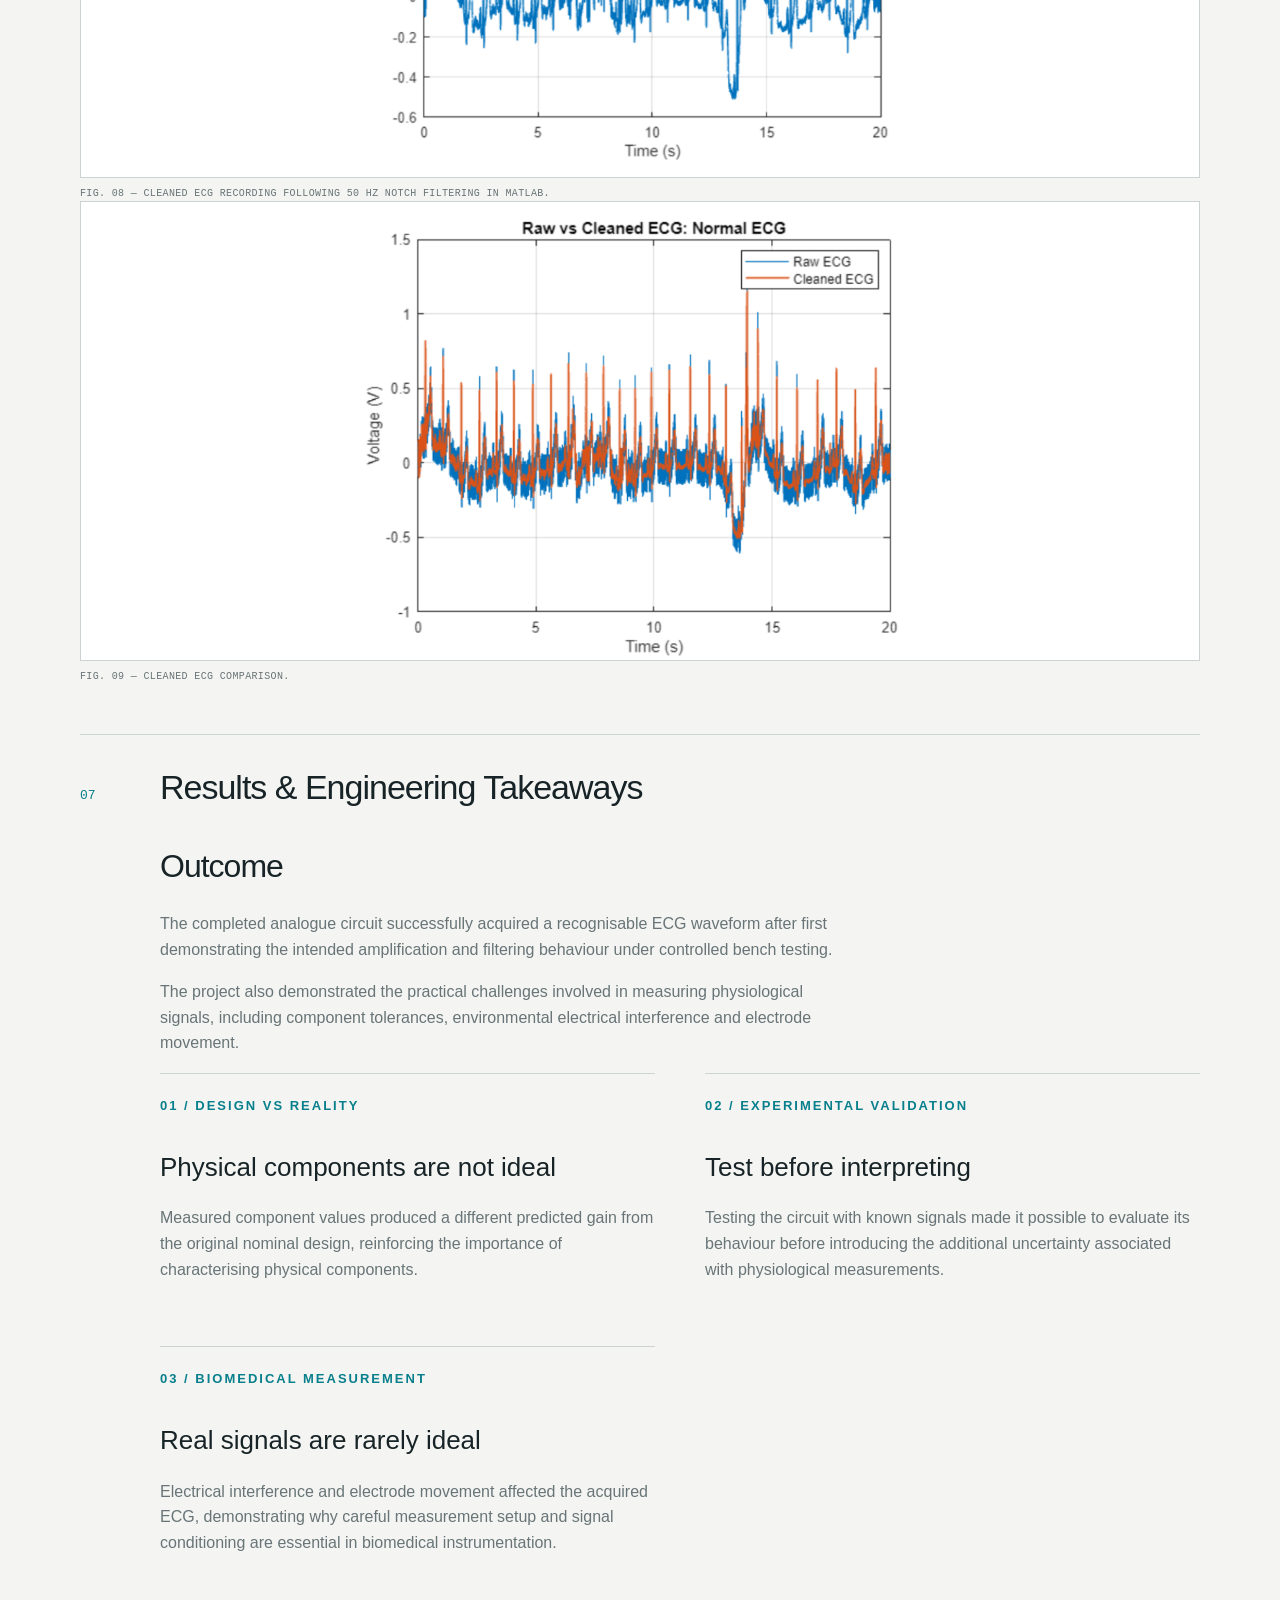
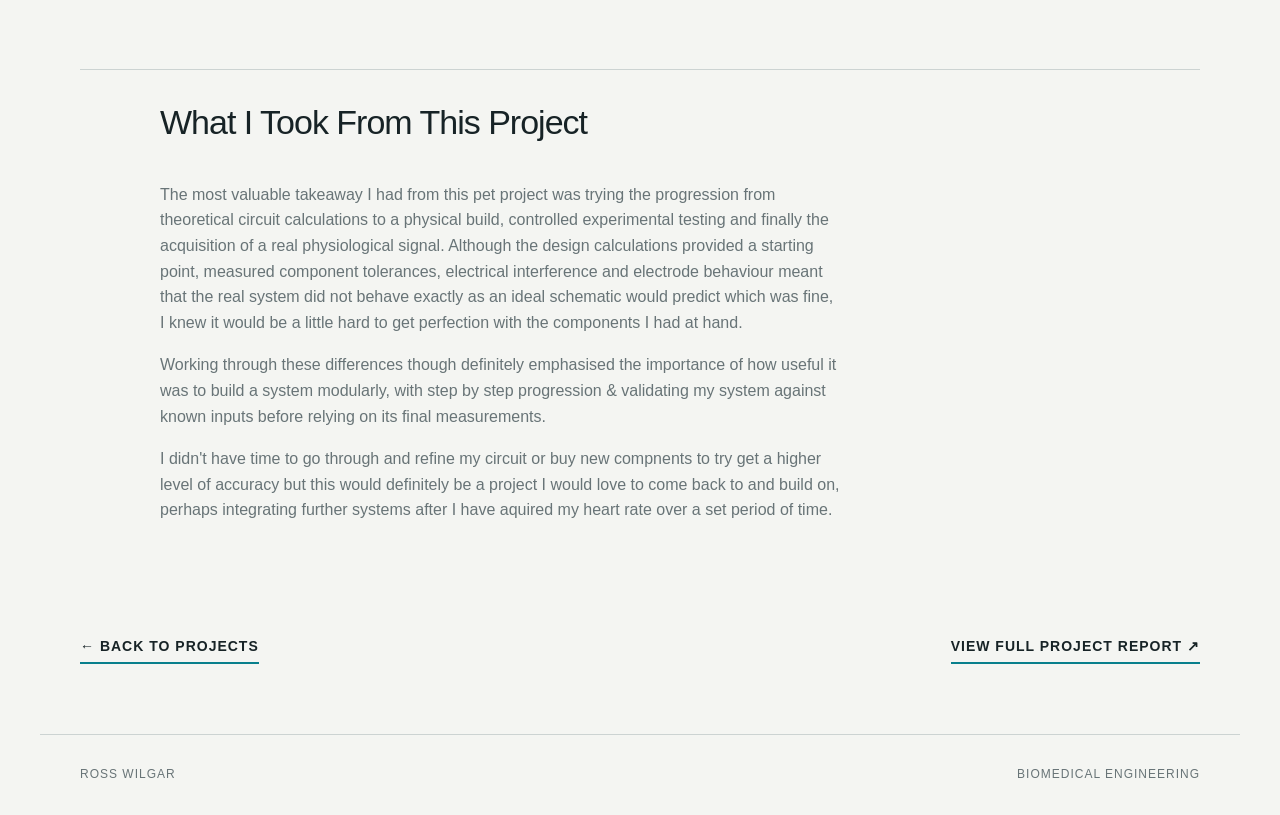
<file: projects/ecg-circuit-updated (1).html>
<!DOCTYPE html>
<html lang="en">

<head>
    <meta charset="UTF-8">
    <meta name="viewport" content="width=device-width, initial-scale=1.0">
    <title>Analogue ECG Acquisition | Ross Wilgar</title>
    <link rel="stylesheet" href="../style.css">
</head>

<body class="ecg-project">

<header>
    <a class="logo" href="../index.html">RW</a>

    <nav>
        <a href="../index.html">Home</a>
        <a href="../index.html#projects">Projects</a>
        <a href="../index.html#skills">Skills</a>
        <a href="../index.html#contact">Contact</a>
    </nav>
</header>

<main>

    <!-- PROJECT INTRODUCTION -->

    <section class="case-hero">

        <p class="eyebrow">02 / Biomedical Electronics</p>

        <h1>Analogue ECG Acquisition &amp; Signal Conditioning</h1>

        <p class="case-intro">
            Design, construction and experimental validation of a
            three-electrode analogue ECG acquisition circuit,
            followed by MATLAB analysis of recorded cardiac signals.
        </p>

        <div class="tags">
            <span>Analogue Electronics</span>
            <span>ECG</span>
            <span>Signal Conditioning</span>
            <span>MATLAB</span>
            <span>Experimental Testing</span>
        </div>

    </section>


    <!-- 01 / OVERVIEW -->

    <section class="case-section">

        <div class="section-heading">
            <p>01</p>
            <h2>Overview</h2>
        </div>

        <div class="case-text">

            <h3>
                How can low-amplitude cardiac electrical activity
                be acquired and conditioned using analogue circuitry?
            </h3>

            <p>
                Electrocardiogram (ECG) signals measured at the skin
                are typically only a few millivolts in amplitude,
                making them susceptible to electrical interference,
                baseline drift and electrode-motion artefacts.
            </p>

            <p>
                This project involved my design and construction
                of a three-electrode ECG acquisition circuit, combining
                instrumentation amplification with active band-pass
                filtering. The system was designed to provide an
                overall gain of 625 V/V across a target frequency
                range of 0.5–100 Hz.
            </p>

            <p>
                Rather than immediately attempting physiological
                measurements, I progressively validated the circuit
                using known input signals. Following component value bench testing,
                the completed system was used to record cardiac
                activity, with the resulting data subsequently
                analysed and processed in MATLAB.
            </p>

            <p class="technical-values">
                Design gain: 625 V/V<br>
                Target passband: 0.5–100 Hz<br>
                Measured mid-band gain: 640.7 V/V<br>
                ECG sampling frequency: 400 Hz
            </p>

        </div>

    </section>


    <!-- 02 / ENGINEERING APPROACH -->

    <section class="case-section">

        <div class="section-heading">
            <p>02</p>
            <h2>Engineering Approach</h2>
        </div>

        <div class="case-grid">

            <div>

                <p class="eyebrow">Instrumentation Amplification</p>

                <h3>Acquiring a differential signal</h3>

                <p>
                    The first circuit stage used an instrumentation-amplifier
                    configuration to amplify the small differential
                    voltage measured between the ECG electrodes.
                    Common-mode rejection was important for reducing
                    unwanted electrical interference present at
                    both inputs.
                </p>

            </div>

            <div>

                <p class="eyebrow">Signal Conditioning</p>

                <h3>Amplification &amp; filtering</h3>

                <p>
                    A subsequent active filtering stage provided
                    additional amplification while restricting
                    the frequency range of the acquired signal.
                    The intended passband was approximately
                    0.5–100 Hz.
                </p>

            </div>

        </div>

        <div class="case-text">

            <h3>Accounting for physical component tolerances</h3>

            <p>
                Before experimental validation, the resistor and
                capacitor values were measured rather than assumed
                to equal their nominal ratings. These measurements
                were used to recalculate the expected performance
                of the constructed circuit.
            </p>

            <p class="technical-values">
                Nominal design gain: 625 V/V<br>
                Predicted gain from measured components: 673.2 V/V<br>
                Calculated lower cutoff: 0.489 Hz<br>
                Calculated upper cutoff: 108.2 Hz
            </p>


        </div>

    </section>


    <!-- CIRCUIT SCHEMATIC: upload circuit-schematic.png to images/ecg-circuit/ -->
    <section class="ecg-schematic-section">
        <div class="ecg-schematic-heading">
            <p class="eyebrow">Circuit Schematic</p>
            <h2>ECG amplification and signal-conditioning circuit</h2>
        </div>
        <figure class="ecg-schematic-figure">
            <img src="../images/ecg-circuit/circuit-schematic.png"
                 alt="Schematic of the analogue ECG acquisition and signal-conditioning circuit"
                 loading="lazy">
            <figcaption>FIG. 01.1 — Circuit schematic showing the amplification and filtering stages.</figcaption>
        </figure>
    </section>
    <!-- CIRCUIT SCHEMATIC Data: upload circuit-schematic-values.png to images/ecg-circuit/ -->
    <section class="ecg-schematic-section">
        <div class="ecg-schematic-heading">
            <p class="eyebrow">Circuit Schematic Values</p>
            <h2>Table of Values for each Component</h2>
        </div>
        <figure class="ecg-schematic-values-figure">
            <img src="../images/ecg-circuit/circuit-schematic-values.png"
                 alt="Data for the Values in the ECG Acquisition Circuit"
                 loading="lazy">
            <figcaption>FIG. 01.2 — Data for the Values in the ECG Acquisition Circuit.</figcaption>
        </figure>
    </section>
        <!-- CIRCUIT CONSTRUCTION -->

    <section class="case-visual">

        <div class="visual-intro">

            <p class="eyebrow">Circuit Construction</p>

            <h2>From circuit design to physical implementation</h2>

            <p>
                I assembled my ECG acquisition circuit on a simple
                breadboard using discrete components and operational
                amplifier stages. 
            </p>

        </div>

        <figure class="feature-figure">

            <img
                src="../images/ecg-circuit/circuit-breadboard.jpg"
                alt="Physical breadboard implementation of the analogue ECG circuit"
                loading="lazy">

            <figcaption>
                FIG. 02 — Breadboard implementation of the
                ECG amplification and signal-conditioning circuit.
            </figcaption>

        </figure>

    </section>


    <!-- 03 / BENCH VALIDATION -->

    <section class="case-section">

        <div class="section-heading">
            <p>03</p>
            <h2>Bench Validation</h2>
        </div>

        <div class="case-text">

            <h3>Testing against known input signals</h3>

            <p>
                The completed circuit was tested using controlled
                differential input signals, allowing the amplification
                and filtering behaviour to be assessed independently
                of the additional uncertainty introduced by
                physiological measurements.
            </p>

            <p>
                Tests were carried out at 0.5 Hz, 1.1 Hz and
                100 Hz to investigate the circuit response near
                its lower cutoff, within the passband and near
                its upper cutoff.
            </p>

            <p class="technical-values">
                0.5 Hz — Measured gain: 489.0 V/V<br>
                1.1 Hz — Measured gain: 640.7 V/V<br>
                100 Hz — Measured gain: 511.0 V/V
            </p>

            <p>
                The highest measured amplification occurred at
                1.1 Hz, reaching 640.7 V/V. The response decreased
                towards both cutoff regions, consistent with the
                intended band-pass behaviour.
            </p>

            <p>
                Comparing the original 625 V/V design target,
                the 673.2 V/V prediction based on measured
                components and the experimentally observed
                640.7 V/V mid-band gain provided a useful
                illustration of the differences between nominal
                design, calculated physical behaviour and
                experimental performance.
            </p>

        </div>

    </section>


    <!-- 04 / ECG ACQUISITION -->
    <section class="case-section ecg-acquisition-heading">
        <div class="section-heading"><p>04</p><h2>ECG Acquisition</h2></div>
    </section>

    <section class="case-visual ecg-acquisition-visual">
        <div class="visual-intro">
            <h2>From test signals to a physiological recording</h2>
            <p>Following my bench validation, the circuit was powered using two 9 V batteries to isolate the acquisition circuit from the mains supply during physiological measurements.</p>
            <p>Three disposable ECG electrodes were positioned in an approximate Lead-II configuration. The conditioned signal was acquired using a data acquisition system at a sampling frequency of 400 Hz.</p>
            <p>The resulting waveform contained repeating, identifiable QRS complexes, demonstrating that the constructed circuit could acquire and amplify cardiac electrical activity.</p>
        </div>
        <figure class="feature-figure">
            <img src="../images/ecg-circuit/ecg-recording.jpg"
                 alt="ECG recording experiment showing the circuit and acquired signal"
                 loading="lazy">
            <figcaption>FIG. 04 — Experimental setup used to record a physiological ECG signal.</figcaption>
        </figure>
    </section>


    <!-- 05 / INTERFERENCE INVESTIGATION -->

    <section class="case-section">

        <div class="section-heading">
            <p>05</p>
            <h2>Investigating Signal Interference</h2>
        </div>

        <div class="case-text">

            <h3>How does the acquired ECG respond to disturbance?</h3>

            <p>
                Once a normal ECG had been acquired, additional
                recordings were taken under deliberately
                disturbed conditions. These experiments were
                intended to investigate how common sources
                of interference affected the acquired signal.
            </p>

        </div>

        <div class="case-grid">

            <div>

                <p class="eyebrow">Normal Recording</p>

                <h3>Baseline measurement</h3>

                <p>
                    The normal recording contained periodic
                    cardiac activity with identifiable QRS
                    complexes, alongside some baseline variation
                    and electrical noise.
                </p>

            </div>

            <div>

                <p class="eyebrow">Mains Interference</p>

                <h3>Electrical contamination</h3>

                <p>
                    Deliberate exposure to a nearby mains
                    source introduced additional 50Hz noise interference
                    into the acquired waveform.
                </p>

            </div>

            <div>

                <p class="eyebrow">Electrode Motion</p>

                <h3>Movement artefacts</h3>

                <p>
                    Mechanical disturbance of an electrode
                    produced irregular low frequency fluctuations and
                    baseline changes, demonstrating the
                    sensitivity of the electrode-skin
                    interface during physiological measurement.
                </p>

            </div>

        </div>

    </section>

<!-- ECG ACQUISITION RESULTS -->

<section class="case-section">

    <div class="section-heading">
        <p></p>
        <h2>ECG Acquisition Under Different Conditions</h2>
    </div>

    <div class="case-text">

        <p>
            Following validation of the analogue circuit,
            ECG recordings were collected under three
            different conditions to investigate the
            effect of interference on signal quality.
            The raw recordings are shown below before
            any additional digital filtering.
        </p>

    </div>

</section>


<!-- RAW NORMAL ECG -->

<section class="case-visual">

    <div class="visual-intro">

        <p class="eyebrow">Normal Recording</p>

        <h2>Baseline ECG acquisition</h2>

        <p>
            The initial recording showed repeating cardiac
            activity with identifiable QRS complexes,
            demonstrating that the circuit could acquire
            a physiological ECG signal. Some baseline
            variation and electrical noise remained present.
        </p>

    </div>

    <figure class="feature-figure">

        <img
            src="../images/ecg-circuit/raw-normal-ecg.png"
            alt="Raw ECG waveform recorded under normal conditions"
            loading="lazy">

        <figcaption>
            FIG. 05 — Raw ECG acquisition under normal
            recording conditions, before digital filtering.
        </figcaption>

    </figure>

</section>


<!-- MAINS INTERFERENCE ECG -->

<section class="case-visual">

    <div class="visual-intro">

        <p class="eyebrow">Electrical Interference</p>

        <h2>ECG affected by mains interference</h2>

        <p>
            A second recording was collected while
            deliberately introducing electrical
            interference. Comparing this waveform
            with the normal recording helped investigate
            how environmental noise can affect
            low-amplitude physiological measurements.
        </p>

    </div>

    <figure class="feature-figure">

        <img
            src="../images/ecg-circuit/raw-mains-ecg.png"
            alt="Raw ECG waveform affected by electrical interference"
            loading="lazy">

        <figcaption>
            FIG. 07 — Raw ECG recording with deliberately
            introduced electrical interference.
        </figcaption>

    </figure>

</section>


<!-- ELECTRODE MOTION ECG -->

<section class="case-visual">

    <div class="visual-intro">

        <p class="eyebrow">Movement Artefact</p>

        <h2>ECG affected by electrode movement</h2>

        <p>
            The third recording investigated the effect
            of disturbing an electrode during acquisition.
            Electrode movement introduced irregular
            fluctuations and baseline changes,
            illustrating another practical challenge
            in physiological signal measurement.
        </p>

    </div>

    <figure class="feature-figure">

        <img
            src="../images/ecg-circuit/raw-motion-ecg.png"
            alt="Raw ECG waveform affected by electrode movement"
            loading="lazy">

        <figcaption>
            FIG. 07 — Raw ECG recording showing the
            effects of electrode movement.
        </figcaption>

    </figure>

</section>


    <!-- 06 / MATLAB ANALYSIS -->

    <section class="case-section">

        <div class="section-heading">
            <p>06</p>
            <h2>MATLAB Signal Analysis &amp; Cleaning</h2>
        </div>

        <div class="case-text">

            <h3>Investigating noise in the frequency domain</h3>

            <p>
                The acquired ECG recordings were imported
                into MATLAB for further analysis. A Fast
                Fourier Transform (FFT) was used to examine
                the frequency content of the recordings
                and investigate the interference observed
                during experimental testing.
            </p>

            <p>
                A component around 50 Hz was identified,
                consistent with electrical mains interference.
                Electrode movement also introduced substantial
                disturbance that was not confined to a
                single frequency.
            </p>

            <h3>Digital notch filtering</h3>

            <p>
                A 50 Hz IIR notch filter was implemented
                in MATLAB to attenuate mains interference.
                Zero-phase forward-backward filtering was
                used to avoid introducing phase distortion
                into the ECG waveform.
            </p>

            <p>
                Following filtering, the repeating QRS
                complexes remained clearly identifiable.
                This provided a useful demonstration of
                how analogue signal conditioning and
                subsequent digital processing can be
                combined when working with low-amplitude
                physiological signals.
            </p>

        </div>

    </section>

        <figure class="feature-figure">

            <img
                src="../images/ecg-circuit/cleaned-ecg.png"
                alt="MATLAB plot of ECG recording following 50 Hz notch filtering"
                loading="lazy">

            <figcaption>
                FIG. 08 — Cleaned ECG recording following
                50 Hz notch filtering in MATLAB.
            </figcaption>

        </figure>

        <figure class="feature-figure">

            <img
                src="../images/ecg-circuit/Raw-vs-clean-ecg.png"
                alt="Comparison of ECG before and after its filtering"
                loading="lazy">

            <figcaption>
                FIG. 09 — Cleaned ECG Comparison.
            </figcaption>

        </figure>


    <!-- 07 / RESULTS -->

    <section class="case-section">

        <div class="section-heading">
            <p>07</p>
            <h2>Results &amp; Engineering Takeaways</h2>
        </div>

        <div class="case-text">

            <h3>Outcome</h3>

            <p>
                The completed analogue circuit successfully
                acquired a recognisable ECG waveform after
                first demonstrating the intended amplification
                and filtering behaviour under controlled
                bench testing.
            </p>

            <p>
                The project also demonstrated the practical
                challenges involved in measuring physiological
                signals, including component tolerances,
                environmental electrical interference and
                electrode movement.
            </p>

        </div>

        <div class="case-grid">

            <div>

                <p class="eyebrow">01 / Design vs Reality</p>

                <h3>Physical components are not ideal</h3>

                <p>
                    Measured component values produced a
                    different predicted gain from the
                    original nominal design, reinforcing
                    the importance of characterising
                    physical components.
                </p>

            </div>

            <div>

                <p class="eyebrow">02 / Experimental Validation</p>

                <h3>Test before interpreting</h3>

                <p>
                    Testing the circuit with known signals
                    made it possible to evaluate its
                    behaviour before introducing the
                    additional uncertainty associated
                    with physiological measurements.
                </p>

            </div>

            <div>

                <p class="eyebrow">03 / Biomedical Measurement</p>

                <h3>Real signals are rarely ideal</h3>

                <p>
                    Electrical interference and electrode
                    movement affected the acquired ECG,
                    demonstrating why careful measurement
                    setup and signal conditioning are
                    essential in biomedical instrumentation.
                </p>

            </div>

        </div>

    </section>


    <!-- KEY FINDING -->

    <section class="case-section">

        <div class="section-heading">
            <p></p>
            <h2>What I Took From This Project</h2>
        </div>

        <div class="case-text">

            <p>
                The most valuable takeaway I had from this pet project was trying the
                progression from theoretical circuit calculations
                to a physical build, controlled experimental
                testing and finally the acquisition of a
                real physiological signal. Although the design calculations provided a
                starting point, measured component tolerances,
                electrical interference and electrode behaviour
                meant that the real system did not behave
                exactly as an ideal schematic would predict which was fine, I knew it would be a 
                little hard to get perfection with the components I had at hand.
            </p>

            <p>
                Working through these differences though definitely emphasised
                the importance of how useful it was to build a system modularly,
                with step by step progression & validating my system against known inputs
                before relying on its final measurements.
            </p>

            <p>
                I didn't have time to go through and refine my circuit or buy new compnents to 
                try get a higher level of accuracy but this would definitely be a project I would love to come back 
                to and build on, perhaps integrating further systems after I have aquired my heart rate over a set period of time. 
            </p>

        </div>

    </section>


    <!-- PROJECT LINKS -->
    <section class="case-links">
        <a href="../index.html#projects" class="text-link">
            ← Back to Projects
        </a>

        <a href="../reports/ecg-circuit-report.pdf"
           target="_blank"
           rel="noopener noreferrer"
           class="text-link">
            View Full Project Report ↗
        </a>
    </section>

</main>

<footer>
    <p>Ross Wilgar</p>
    <p>Biomedical Engineering</p>
</footer>

</body>
</html>
</file>
<file: style.css>
/* =========================================
   ROSS WILGAR — PORTFOLIO
   ========================================= */

* {
    margin: 0;
    padding: 0;
    box-sizing: border-box;
}

html {
    scroll-behavior: smooth;
}

:root {
    --background: #f4f5f2;
    --text: #172326;
    --muted: #687477;
    --accent: #087f8c;
    --line: #ccd3d2;
    --white: #ffffff;
}

body {
    background: var(--background);
    color: var(--text);
    font-family: Arial, Helvetica, sans-serif;
    line-height: 1.6;
}

a {
    color: inherit;
}


/* =========================================
   HEADER
   ========================================= */

header {
    max-width: 1200px;
    margin: 0 auto;
    padding: 32px 40px;

    display: flex;
    justify-content: space-between;
    align-items: center;

    border-bottom: 1px solid var(--line);
}

.logo {
    width: 46px;
    height: 46px;

    display: flex;
    align-items: center;
    justify-content: center;

    background: var(--text);
    color: white;

    font-weight: bold;
    text-decoration: none;
    letter-spacing: 1px;
}

nav {
    display: flex;
    gap: 35px;
}

nav a {
    text-decoration: none;
    font-size: 14px;
    font-weight: 500;
}

nav a:hover {
    color: var(--accent);
}


/* =========================================
   MAIN LAYOUT
   ========================================= */

main {
    max-width: 1200px;
    margin: 0 auto;
    padding: 0 40px;
}

section {
    padding: 80px 0;
}


/* =========================================
   HERO / INTRODUCTION
   ========================================= */

.hero {
    min-height: 75vh;

    display: flex;
    flex-direction: column;
    justify-content: center;

    max-width: 1000px;
}

.eyebrow {
    color: var(--accent);

    font-size: 13px;
    font-weight: bold;

    text-transform: uppercase;
    letter-spacing: 2px;

    margin-bottom: 30px;
}

.hero h1 {
    font-size: clamp(55px, 8vw, 105px);
    line-height: 0.95;
    letter-spacing: -4px;

    max-width: 950px;

    margin-bottom: 40px;
}

.hero-description {
    max-width: 650px;

    font-size: 19px;
    color: var(--muted);

    margin-bottom: 35px;
}

.text-link {
    display: inline-block;

    width: fit-content;

    color: var(--text);
    text-decoration: none;

    font-size: 14px;
    font-weight: bold;

    text-transform: uppercase;
    letter-spacing: 1px;

    border-bottom: 2px solid var(--accent);

    padding-bottom: 5px;
}

.text-link:hover {
    color: var(--accent);
}


/* =========================================
   SECTION HEADINGS
   ========================================= */

.section-heading {
    display: grid;
    grid-template-columns: 80px 1fr;

    align-items: baseline;

    border-top: 1px solid var(--line);

    padding-top: 25px;
    margin-bottom: 70px;
}

.section-heading p {
    color: var(--accent);

    font-family: monospace;
    font-size: 13px;
}

.section-heading h2 {
    font-size: 34px;
    font-weight: 500;

    letter-spacing: -1px;
}


/* =========================================
   PROJECTS
   ========================================= */

.project {
    display: grid;
    grid-template-columns: 200px 1fr;

    gap: 50px;

    padding: 55px 0;

    border-top: 1px solid var(--line);
}

.project:last-child {
    border-bottom: 1px solid var(--line);
}

.project-number {
    color: var(--accent);

    font-family: monospace;
    font-size: 12px;

    letter-spacing: 1px;
}

.project-content {
    max-width: 750px;
}

.project-content h3 {
    font-size: 42px;
    font-weight: 500;

    letter-spacing: -1.5px;

    margin-bottom: 20px;
}

.project-content > p {
    max-width: 650px;

    color: var(--muted);

    font-size: 17px;

    margin-bottom: 25px;
}


/* =========================================
   PROJECT TAGS
   ========================================= */

.tags {
    display: flex;
    flex-wrap: wrap;

    gap: 8px;

    margin-bottom: 30px;
}

.tags span {
    border: 1px solid var(--line);

    padding: 6px 11px;

    font-family: monospace;
    font-size: 11px;

    text-transform: uppercase;
    letter-spacing: 0.5px;

    background: rgba(255, 255, 255, 0.35);
}


/* =========================================
   SKILLS
   ========================================= */

.skills-grid {
    display: grid;

    grid-template-columns: repeat(3, 1fr);

    gap: 70px;
}

.skills-grid h3 {
    color: var(--accent);

    font-family: monospace;

    text-transform: uppercase;
    letter-spacing: 1px;

    font-size: 13px;

    margin-bottom: 20px;
}

.skills-grid p {
    font-size: 18px;

    padding: 10px 0;

    border-bottom: 1px solid var(--line);
}


/* =========================================
   CONTACT
   ========================================= */

#contact {
    min-height: 70vh;
}

.contact-heading {
    font-size: clamp(50px, 7vw, 90px);

    font-weight: 500;

    letter-spacing: -3px;

    margin-bottom: 20px;
}

#contact > p {
    color: var(--muted);

    font-size: 18px;

    max-width: 600px;

    margin-bottom: 45px;
}

.contact-links {
    display: flex;
    flex-wrap: wrap;

    gap: 30px;
}

.contact-links a {
    color: var(--text);

    text-decoration: none;

    font-weight: bold;

    border-bottom: 2px solid var(--accent);

    padding-bottom: 4px;
}

.contact-links a:hover {
    color: var(--accent);
}


/* =========================================
   FOOTER
   ========================================= */

footer {
    max-width: 1200px;

    margin: 0 auto;

    padding: 30px 40px;

    border-top: 1px solid var(--line);

    display: flex;
    justify-content: space-between;

    color: var(--muted);

    font-size: 12px;

    text-transform: uppercase;
    letter-spacing: 1px;
}


/* =========================================
   MOBILE
   ========================================= */

@media (max-width: 700px) {

    header {
        padding: 25px 20px;
    }

    nav {
        gap: 15px;
    }

    nav a {
        font-size: 12px;
    }

    main {
        padding: 0 20px;
    }

    section {
        padding: 70px 0;
    }

    .hero {
        min-height: 70vh;
    }

    .hero h1 {
        font-size: 52px;
        letter-spacing: -2px;
    }

    .section-heading {
        grid-template-columns: 45px 1fr;
    }

    .project {
        grid-template-columns: 1fr;

        gap: 20px;
    }

    .project-content h3 {
        font-size: 34px;
    }

    .skills-grid {
        grid-template-columns: 1fr;

        gap: 45px;
    }

    footer {
        padding: 25px 20px;
    }
}
/* =========================================
   CASE STUDY PAGES
   ========================================= */


/* ---------- PROJECT HERO ---------- */

.case-hero {
    max-width: 1000px;
    padding: 60px 0 35px;
}

.case-hero h1 {
    max-width: 1000px;

    font-size: clamp(48px, 7vw, 88px);
    font-weight: 600;

    line-height: 0.98;
    letter-spacing: -3px;

    margin-bottom: 30px;
}

.case-intro {
    max-width: 680px;

    color: var(--muted);
    font-size: 19px;

    margin-bottom: 25px;
}


/* =========================================
   GENERAL CASE-STUDY SECTIONS
   ========================================= */

.case-section {
    padding: 50px 0;
}

.case-section .section-heading {
    margin-bottom: 32px;
}


/* ---------- TEXT BLOCK ---------- */

.case-text {
    max-width: 760px;
    margin-left: 80px;
}

.case-text h3 {
    max-width: 720px;

    font-size: 32px;
    font-weight: 500;

    line-height: 1.25;
    letter-spacing: -1px;

    margin-bottom: 25px;
}

.case-text p {
    max-width: 680px;

    color: var(--muted);
    font-size: 16px;

    margin-bottom: 17px;
}


/* =========================================
   ENGINEERING APPROACH
   ========================================= */

.case-grid {
    display: grid;
    grid-template-columns: repeat(2, minmax(0, 1fr));

    gap: 50px;

    margin-left: 80px;
}

.case-grid > div {
    border-top: 1px solid var(--line);

    padding-top: 22px;
}

.case-grid h3 {
    font-size: 26px;
    font-weight: 500;

    margin-bottom: 17px;
}

.case-grid p:not(.eyebrow) {
    max-width: 500px;

    color: var(--muted);
    font-size: 16px;

    margin-bottom: 14px;
}

.technical-values {
    font-family: monospace;
    font-size: 13px !important;

    line-height: 1.8;
}


/* =========================================
   KEY VISUAL
   ========================================= */

.case-visual {
    display: grid;

    grid-template-columns: minmax(220px, 0.7fr) minmax(0, 1.6fr);

    gap: 55px;

    align-items: center;

    padding: 60px 0;

    border-top: 1px solid var(--line);
    border-bottom: 1px solid var(--line);
}

.visual-intro h2 {
    max-width: 400px;

    font-size: 31px;
    font-weight: 500;

    line-height: 1.15;
    letter-spacing: -1px;

    margin-bottom: 18px;
}

.visual-intro > p:not(.eyebrow) {
    max-width: 390px;

    color: var(--muted);
    font-size: 15px;
}

.feature-figure {
    width: 100%;
}

.feature-figure img {
    display: block;

    width: 100%;
    max-height: 460px;

    object-fit: contain;

    background: var(--white);

    border: 1px solid var(--line);
}


/* =========================================
   BOUNDARY CONDITIONS
   ========================================= */

.boundary-row {
    display: grid;

    grid-template-columns: 150px minmax(0, 1fr);

    gap: 35px;

    max-width: 900px;

    margin-left: 80px;

    padding: 38px 0;

    border-top: 1px solid var(--line);
}

.boundary-row:last-child {
    border-bottom: 1px solid var(--line);
}

.boundary-label p {
    color: var(--accent);

    font-family: monospace;
    font-size: 11px;

    letter-spacing: 0.8px;
    text-transform: uppercase;
}

.boundary-content {
    max-width: 680px;
}

.boundary-content h3 {
    font-size: 29px;
    font-weight: 500;

    line-height: 1.15;
    letter-spacing: -0.8px;

    margin-bottom: 13px;
}

.boundary-content > p {
    max-width: 620px;

    color: var(--muted);
    font-size: 15px;

    margin-bottom: 0;
}


/* ---------- COMPACT CONDITIONS ---------- */

.boundary-row-compact {
    padding: 28px 0;
}

.boundary-row-compact .boundary-content {
    display: grid;

    grid-template-columns: 170px minmax(0, 1fr);

    gap: 25px;

    align-items: start;
}

.boundary-row-compact .boundary-content h3 {
    margin-bottom: 0;
}


/* ---------- PARABOLIC FIGURE ---------- */

.boundary-image {
    width: min(100%, 480px);

    margin-top: 24px;
}

.boundary-image img {
    display: block;

    width: 100%;
    max-height: 350px;

    object-fit: contain;

    background: var(--white);

    border: 1px solid var(--line);
}


/* =========================================
   RESULTS
   ========================================= */

.results-section {
    padding-bottom: 45px;
}

.result {
    max-width: 920px;

    margin-left: 80px;

    padding: 55px 0;

    border-bottom: 1px solid var(--line);
}

.result:first-of-type {
    padding-top: 0;
}

.result-copy {
    max-width: 720px;
}

.result h3 {
    max-width: 700px;

    font-size: 35px;
    font-weight: 500;

    line-height: 1.15;
    letter-spacing: -1px;

    margin-bottom: 18px;
}

.result-copy > p:not(.eyebrow) {
    max-width: 650px;

    color: var(--muted);
    font-size: 16px;

    margin-bottom: 14px;
}


/* ---------- RESULT IMAGES ---------- */

.case-image {
    width: min(100%, 760px);

    margin-top: 28px;
}

.case-image-wide {
    width: min(100%, 820px);
}

.case-image img {
    display: block;

    width: 100%;
    height: auto;

    background: var(--white);

    border: 1px solid var(--line);
}


/* ---------- TRANSIENT COMPARISON ---------- */

.image-comparison {
    display: grid;

    grid-template-columns: repeat(2, minmax(0, 1fr));

    gap: 18px;

    max-width: 820px;

    margin-top: 28px;
}

.image-comparison .case-image {
    width: 100%;
    margin-top: 0;
}

.image-comparison img {
    width: 100%;
    height: 300px;

    object-fit: contain;

    background: var(--white);
}


/* =========================================
   FIGURE CAPTIONS
   ========================================= */

.feature-figure figcaption,
.boundary-image figcaption,
.case-image figcaption {
    margin-top: 8px;

    color: var(--muted);

    font-family: monospace;
    font-size: 10px;

    line-height: 1.5;

    letter-spacing: 0.35px;
    text-transform: uppercase;
}


/* =========================================
   KEY FINDING
   ========================================= */

.key-finding {
    margin-top: 20px;

    padding: 65px 0;

    border-top: 1px solid var(--line);
    border-bottom: 1px solid var(--line);
}

.key-finding h2 {
    max-width: 900px;

    font-size: clamp(34px, 4.5vw, 58px);
    font-weight: 500;

    line-height: 1.08;
    letter-spacing: -2px;

    margin-bottom: 30px;
}

.key-finding > p:not(.eyebrow) {
    max-width: 680px;

    color: var(--muted);
    font-size: 16px;
}


/* =========================================
   PROJECT LINKS
   ========================================= */

.case-links {
    display: flex;

    justify-content: space-between;
    align-items: center;

    padding: 45px 0 70px;
}


/* =========================================
   TABLET
   ========================================= */

@media (max-width: 900px) {

    .case-text,
    .case-grid,
    .boundary-row,
    .result {
        margin-left: 0;
    }

    .case-visual {
        grid-template-columns: 1fr;
        gap: 30px;
    }

    .visual-intro h2,
    .visual-intro > p:not(.eyebrow) {
        max-width: 650px;
    }

    .feature-figure {
        max-width: 760px;
    }

    .boundary-row {
        grid-template-columns: 130px minmax(0, 1fr);
    }

}


/* =========================================
   MOBILE
   ========================================= */

@media (max-width: 700px) {

    .case-hero {
        padding: 65px 0 50px;
    }

    .case-hero h1 {
        font-size: 45px;

        letter-spacing: -2px;
    }

    .case-section {
        padding: 50px 0;
    }

    .case-section .section-heading {
        margin-bottom: 35px;
    }


    .case-grid {
        grid-template-columns: 1fr;

        gap: 35px;
    }


    .case-visual {
        padding: 45px 0;
    }

    .visual-intro h2 {
        font-size: 28px;
    }


    .boundary-row {
        grid-template-columns: 1fr;

        gap: 12px;

        padding: 32px 0;
    }

    .boundary-row-compact .boundary-content {
        grid-template-columns: 1fr;

        gap: 10px;
    }

    .boundary-content h3 {
        font-size: 27px;
    }

    .boundary-image {
        width: 100%;
    }

    .boundary-image img {
        max-height: none;
    }


    .result {
        padding: 45px 0;
    }

    .result h3 {
        font-size: 30px;
    }


    .image-comparison {
        grid-template-columns: 1fr;

        gap: 30px;
    }

    .image-comparison img {
        height: auto;
    }


    .key-finding {
        padding: 50px 0;
    }


    .case-links {
        flex-direction: column;

        align-items: flex-start;

        gap: 25px;
    }

}      


/* =========================================
   ECG PROJECT ONLY — does not change AAA
   ========================================= */

/* Only the ECG page has the ecg-project body class. */
.ecg-project .case-visual .feature-figure img {
    width: 100%;
    height: 380px;
    object-fit: contain;
    background: transparent;
    border: none;
}

.ecg-project .case-visual .feature-figure {
    min-width: 0;
}

.ecg-project .ecg-acquisition-heading {
    padding-bottom: 0;
}

.ecg-project .ecg-acquisition-heading .section-heading {
    margin-bottom: 0;
}

.ecg-project .ecg-acquisition-visual {
    border-top: none;
}

.ecg-project .ecg-acquisition-visual .visual-intro > p {
    margin-bottom: 14px;
}

.ecg-project .ecg-schematic-section {
    padding: 30px 0 65px;
}

.ecg-project .ecg-schematic-heading {
    margin-left: 80px;
    margin-bottom: 25px;
}

.ecg-project .ecg-schematic-heading h2 {
    font-size: 27px;
    font-weight: 500;
}

.ecg-project .ecg-schematic-figure {
    margin-left: 80px;
    max-width: 900px;
}

.ecg-project .ecg-schematic-figure img {
    display: block;
    width: 100%;
    height: auto;
    border: 1px solid var(--line);
}

.ecg-project .ecg-schematic-figure figcaption {
    margin-top: 8px;
    color: var(--muted);
    font-family: monospace;
    font-size: 10px;
    line-height: 1.5;
    letter-spacing: 0.35px;
    text-transform: uppercase;
}

@media (max-width: 900px) {
    .ecg-project .ecg-schematic-heading,
    .ecg-project .ecg-schematic-figure {
        margin-left: 0;
    }
}

@media (max-width: 700px) {
    .ecg-project .case-visual .feature-figure img {
        height: auto;
        max-height: 460px;
    }
}
/* ECG project — matching schematic figure captions */

.ecg-schematic-figure figcaption,
.ecg-schematic-values-figure figcaption {
    margin-top: 8px;
    color: var(--muted);
    font-family: monospace;
    font-size: 10px;
    line-height: 1.5;
    letter-spacing: 0.35px;
    text-transform: uppercase;
}
</file>
